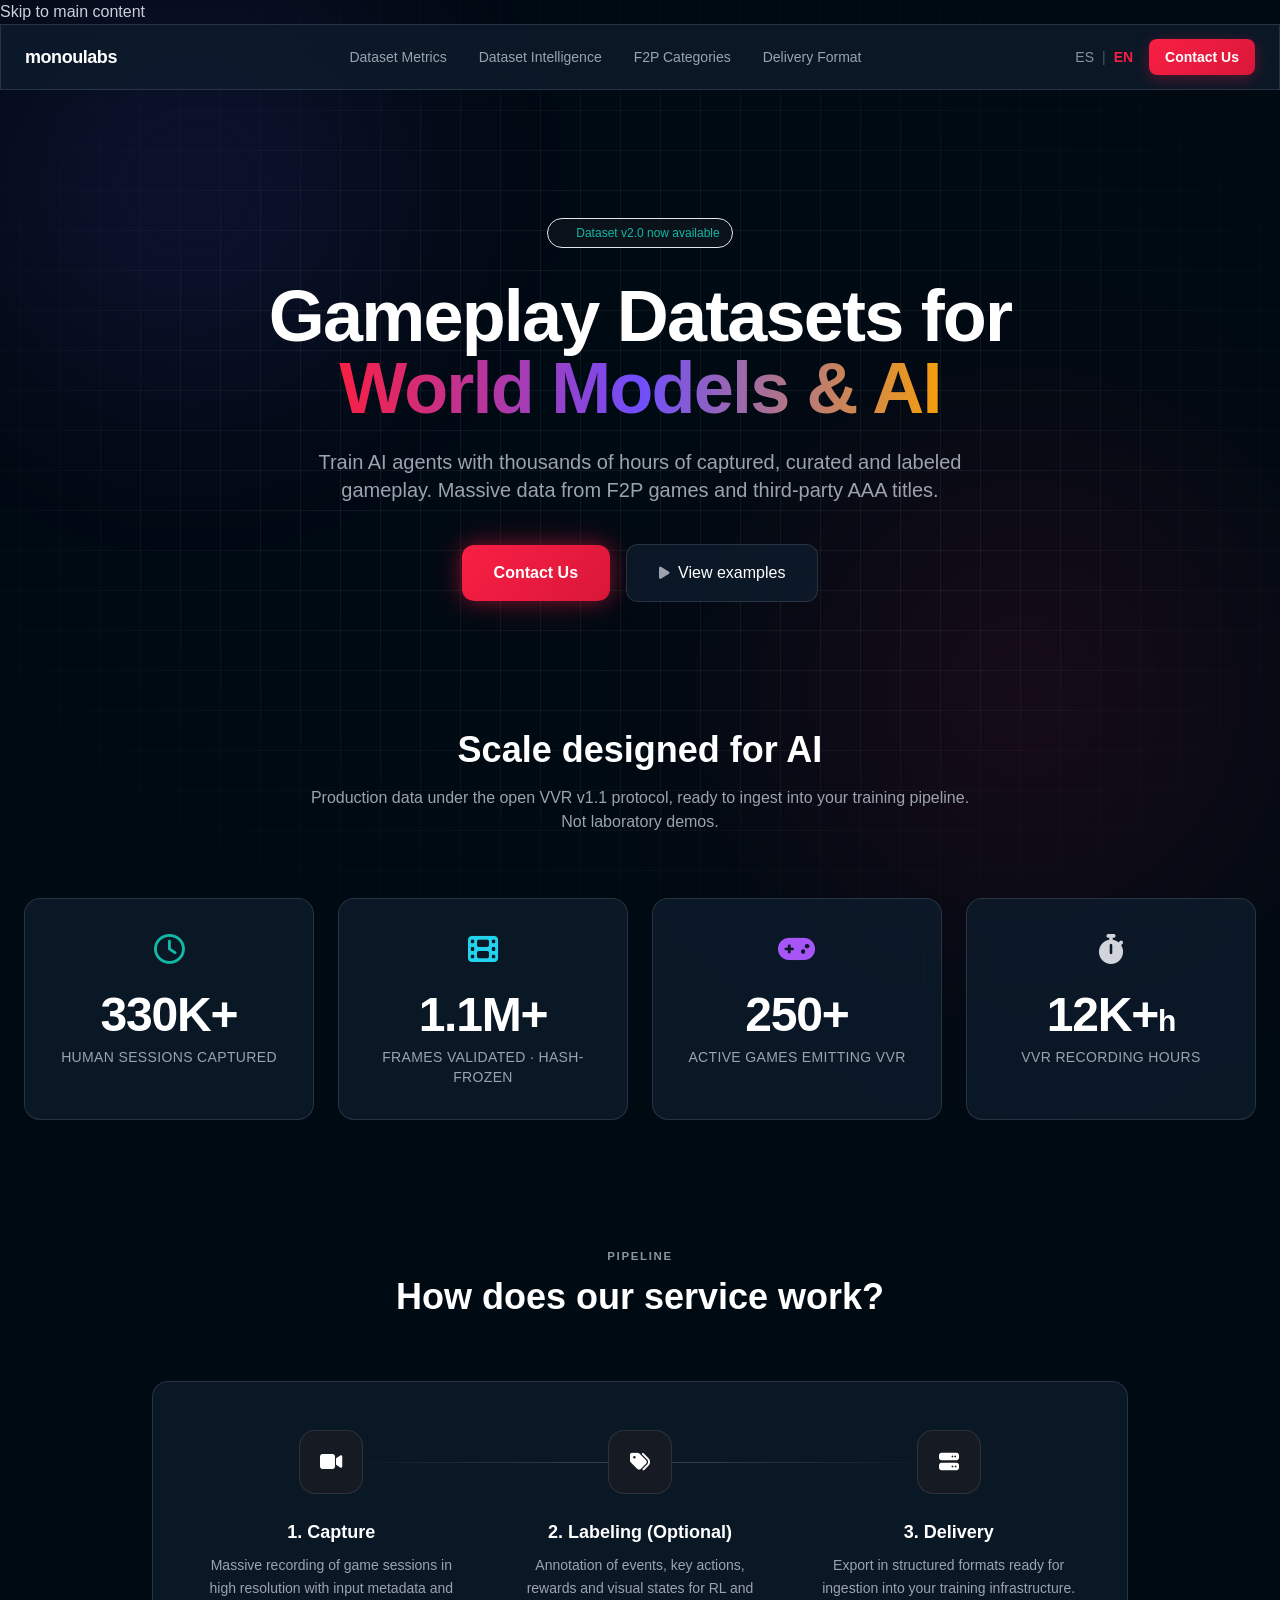
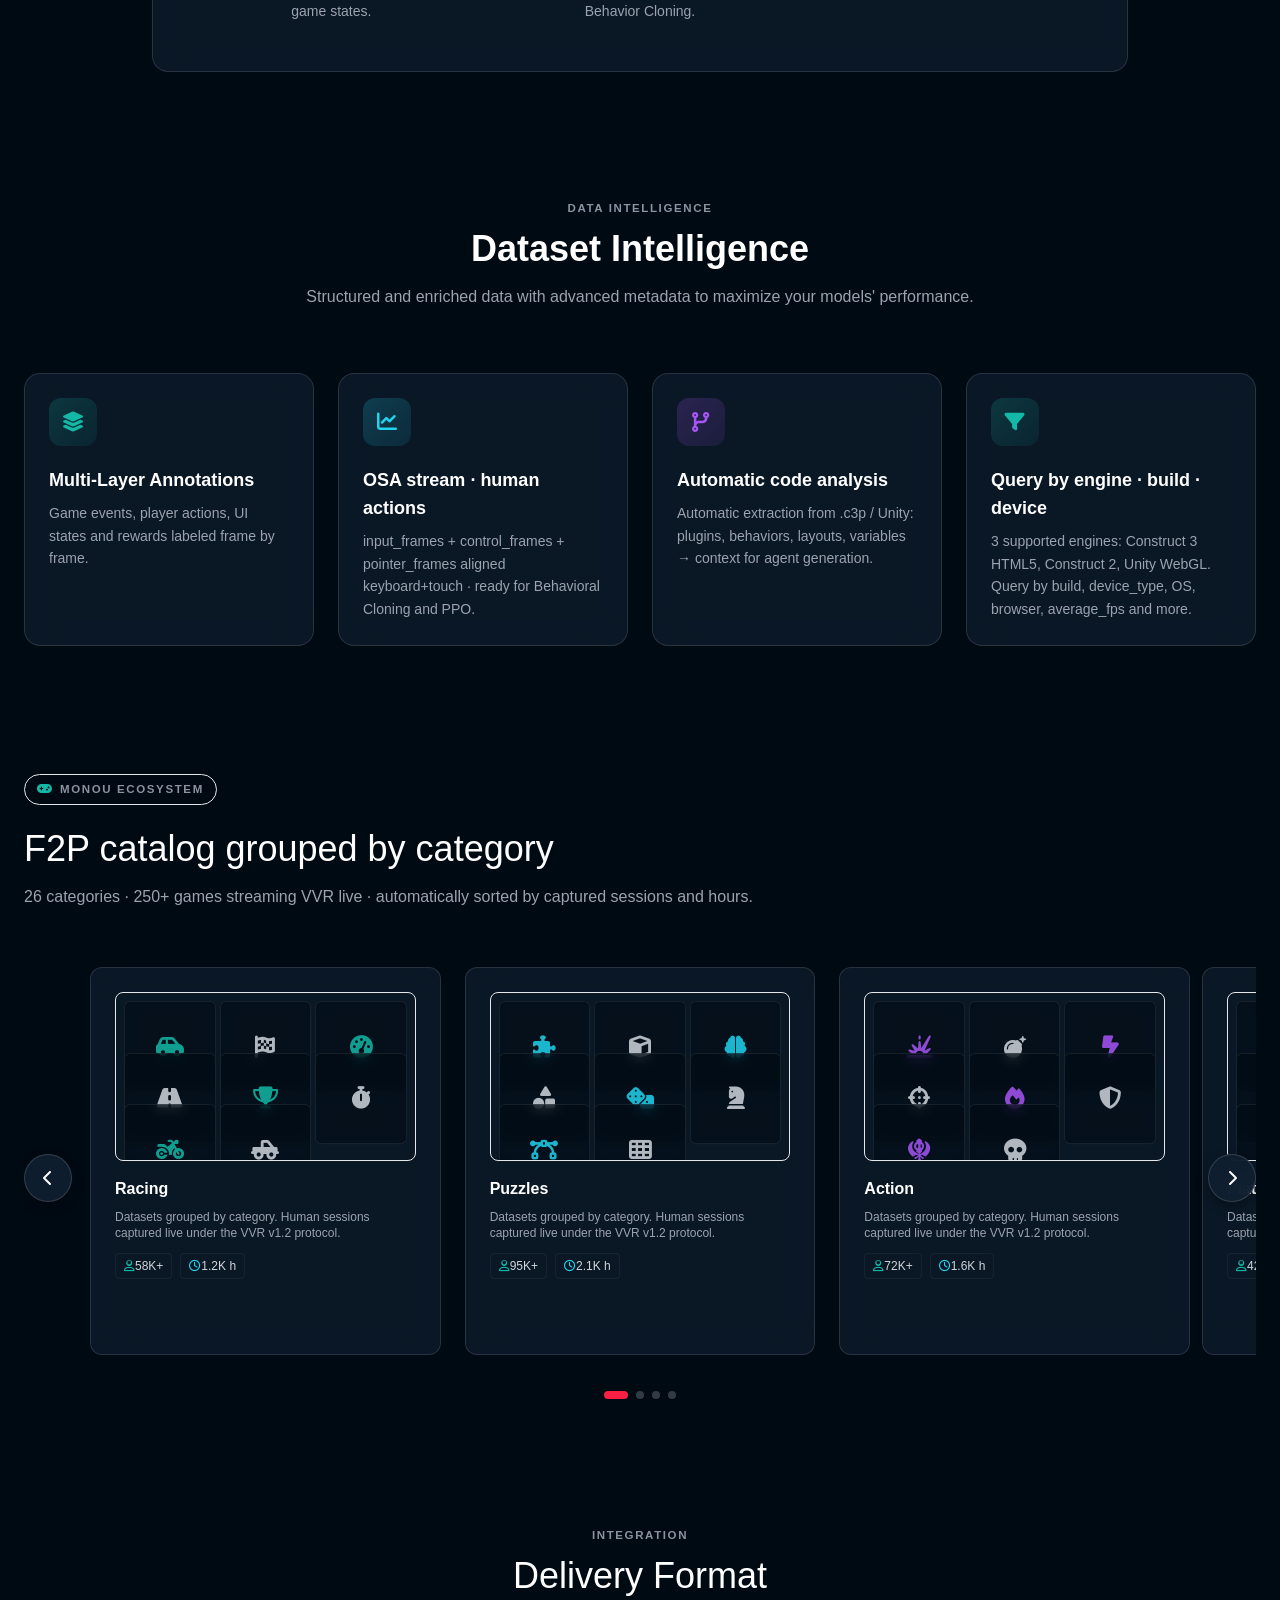
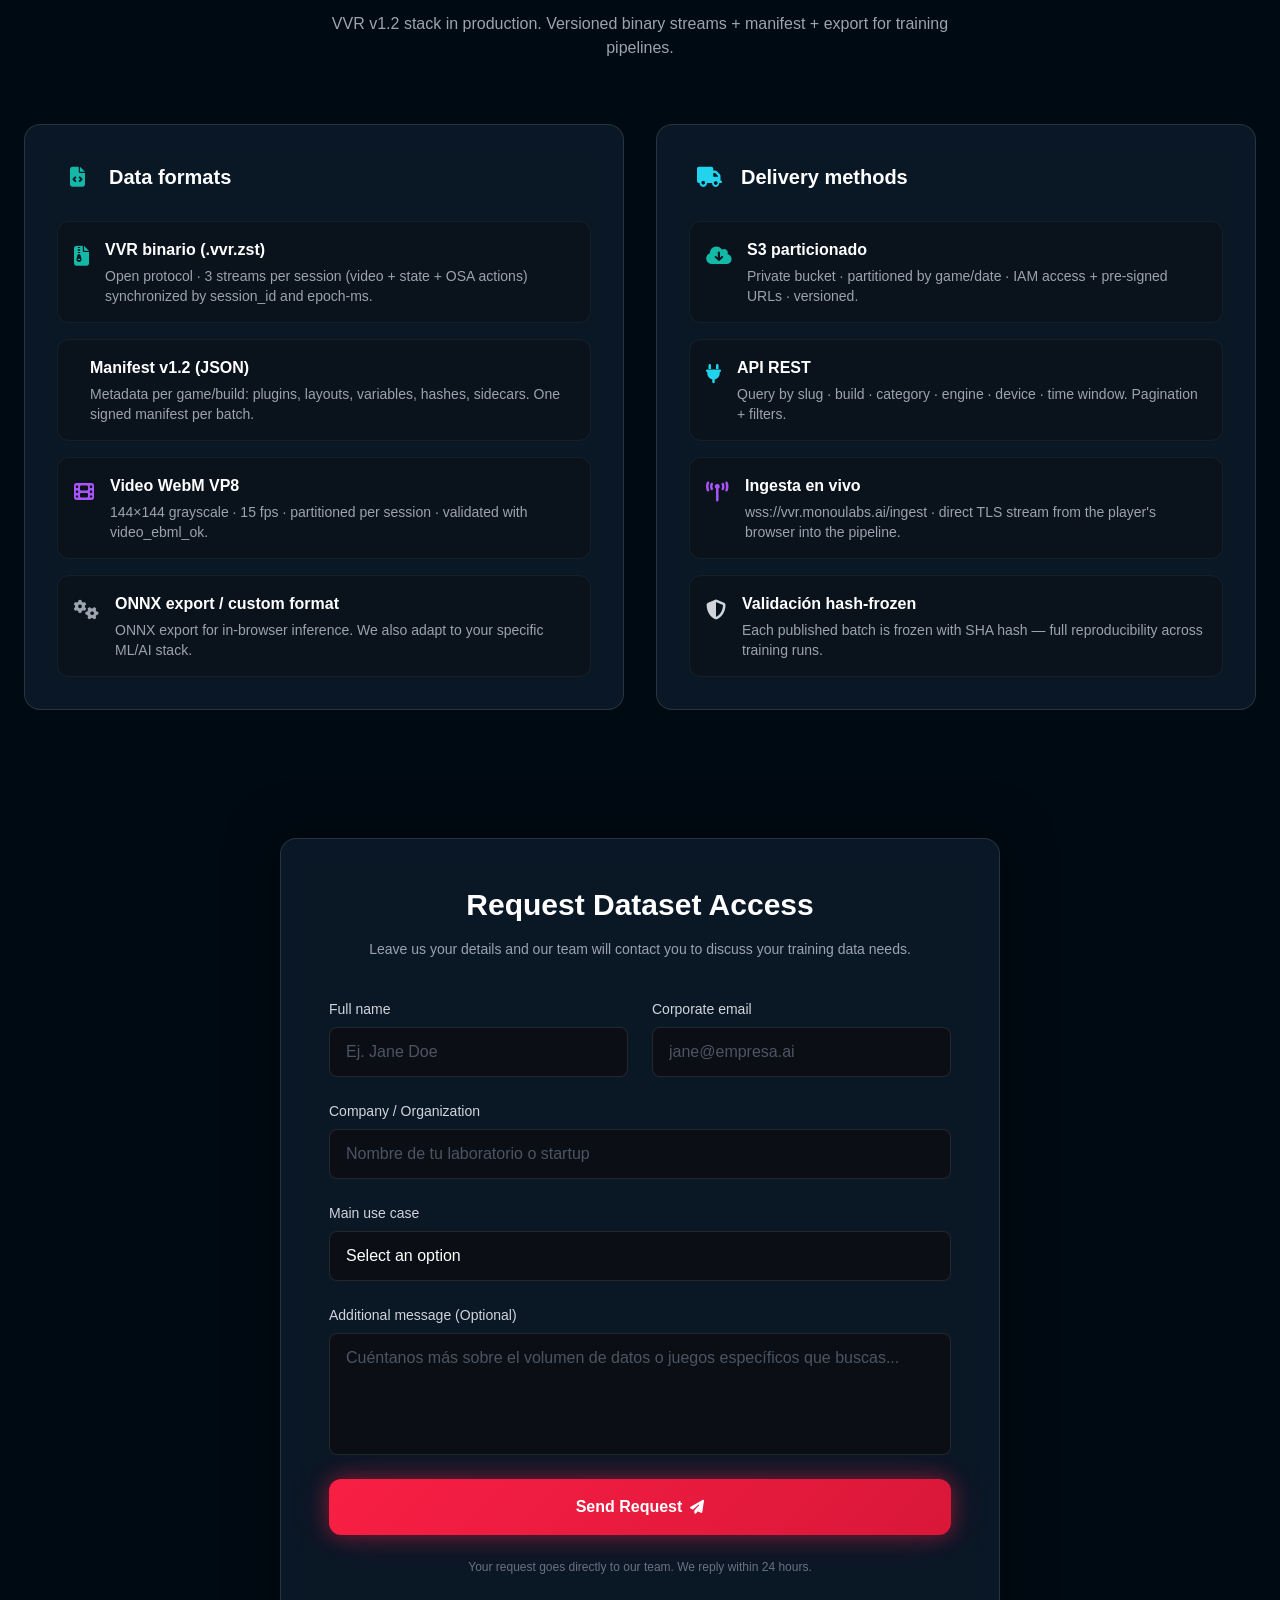
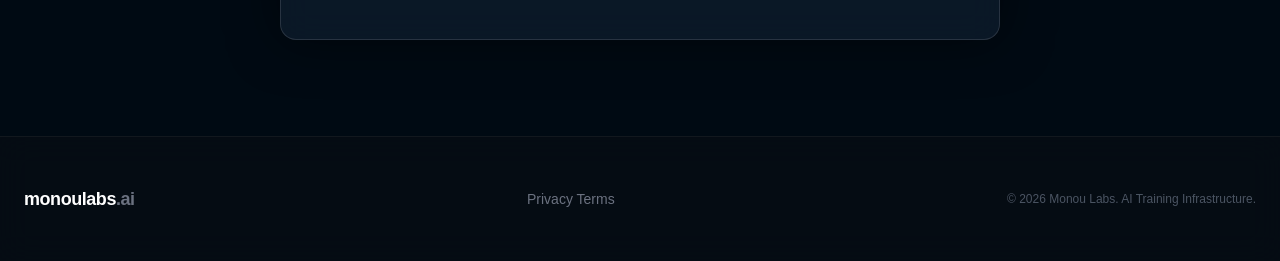
<file: index.html>
<html lang="es"><head>
    <link rel="stylesheet" href="https://cdnjs.cloudflare.com/ajax/libs/font-awesome/6.5.2/css/all.min.css" crossorigin="anonymous" referrerpolicy="no-referrer">

    <meta charset="UTF-8">
    <meta name="viewport" content="width=device-width, initial-scale=1.0">

    <!-- ═══ SEO Primary ═══ -->
    <title>Gameplay Datasets para IA y World Models | Monou Labs</title>
    <meta name="description" content="+10K horas de gameplay capturado, curado y etiquetado. Datasets para Reinforcement Learning, Behavior Cloning y World Models. Juegos F2P y AAA. Entrega vía S3 o API REST.">
    <meta name="robots" content="index, follow">
    <meta name="author" content="Monou Labs">
    <link rel="canonical" href="https://monoulabs.ai/">

    <!-- ═══ Hreflang — solo ES indexable. Toggle EN sigue activo como UX feature (data-en + JS),
         pero no se declara como URL alternativa porque sirve HTML idéntico al ES (Audit v3 Opción B). ═══ -->
    <link rel="alternate" hreflang="es" href="https://monoulabs.ai/">
    <link rel="alternate" hreflang="x-default" href="https://monoulabs.ai/">

    <!-- ═══ Open Graph (LinkedIn, Slack, Facebook) ═══ -->
    <meta property="og:type" content="website">
    <meta property="og:url" content="https://monoulabs.ai/">
    <meta property="og:title" content="Gameplay Datasets para IA y World Models | Monou Labs">
    <meta property="og:description" content="+10K horas de gameplay curado para entrenar agentes de IA. Datasets para Reinforcement Learning y Behavior Cloning con telemetría completa.">
    <meta property="og:image" content="https://monoulabs.ai/og-preview.png">
    <meta property="og:image:secure_url" content="https://monoulabs.ai/og-preview.png">
    <meta property="og:image:type" content="image/png">
    <meta property="og:image:width" content="1200">
    <meta property="og:image:height" content="630">
    <meta property="og:image:alt" content="Monou Labs — Gameplay Datasets para entrenar agentes de IA">
    <meta property="og:locale" content="es_MX">
    <meta property="og:locale:alternate" content="en_US">
    <meta property="og:site_name" content="Monou Labs">

    <!-- ═══ Twitter Card (X / algunas vistas de Slack) ═══ -->
    <meta name="twitter:card" content="summary_large_image">
    <meta name="twitter:title" content="Gameplay Datasets for AI Training | Monou Labs">
    <meta name="twitter:description" content="+10K hours of curated gameplay data for training AI agents. Datasets for RL, Behavior Cloning, World Models.">
    <meta name="twitter:image" content="https://monoulabs.ai/og-preview.png">
    <meta name="twitter:image:alt" content="Monou Labs — Gameplay Datasets para entrenar agentes de IA">
    <meta name="twitter:site" content="@monoulabs">
    <meta name="twitter:creator" content="@monoulabs">

    <!-- ═══ Performance hints — DNS-prefetch only (v2.5.1) ═══
         Antes había <link rel="preconnect"> a S3 y a api.monoulabs.ai;
         PageSpeed reportó "preconnect no usado" porque ninguno está en
         el critical path para LCP:
           - S3: las imágenes son loading="lazy" (no se piden en paint inicial).
           - API: solo se llama en submit del formulario (post-LCP).
         Mantenemos dns-prefetch (cheap, no warning) y soltamos preconnect. -->
    <!-- v3.1.2: imágenes migradas a monou-landing-images-prod (WebP + PNG fallback,
         98% reduction). dns-prefetch al bucket nuevo. -->
    <link rel="dns-prefetch" href="https://monou-landing-images-prod.s3.us-east-1.amazonaws.com">
    <link rel="dns-prefetch" href="https://api.monoulabs.ai">
    <!-- Preconnect a api.monoulabs.ai (v2.5.2 — re-agregado).
         analytics-loader.js fetcha /api/analytics-config y /api/cta-tags
         con defer; en algunas corridas de Lighthouse esos fetches caen en
         critical path y reportó 170ms de ahorro estimado de LCP.
         crossorigin="" porque fetch() cross-origin sin credentials. -->
    <link rel="preconnect" href="https://api.monoulabs.ai" crossorigin>

    <!-- ═══ Preload de fuentes críticas LCP (v2.5.1) ═══
         Inter 400 (body text), 600 (botones del hero) y 700 (H1 hero)
         están above-the-fold. Sin preload el browser los descubre solo
         tras parsear el <style> @font-face inline, encadenándolos detrás
         de tailwind.min.css (Lighthouse: critical chain ~354ms).
         Con preload arrancan en paralelo al HTML parse y no quedan en
         serie con Tailwind. -->

    <!-- ═══ Theme & mobile hints ═══ -->
    <meta name="theme-color" content="#0B0E14">
    <meta name="color-scheme" content="dark">
    <meta name="format-detection" content="telephone=no">
    <meta name="application-name" content="Monou Labs">
    <meta name="apple-mobile-web-app-title" content="Monou Labs">
    <meta name="apple-mobile-web-app-capable" content="yes">
    <meta name="mobile-web-app-capable" content="yes">
    <meta name="apple-mobile-web-app-status-bar-style" content="black-translucent">
    <meta name="referrer" content="strict-origin-when-cross-origin">

    <!-- ═══ Favicon ═══ -->
    <link rel="icon" href="data:image/svg+xml,%3Csvg xmlns='http://www.w3.org/2000/svg' viewBox='0 0 100 100'%3E%3Ctext y='.9em' font-size='90'%3E🎮%3C/text%3E%3C/svg%3E">

    <!-- ═══ Schema.org Dataset (Google Dataset Search — canal zero-competencia) ═══ -->
    <script type="application/ld+json">
    {
      "@context": "https://schema.org/",
      "@type": "Dataset",
      "name": "Gameplay Dataset for AI Training — Monou Labs",
      "alternateName": "Gameplay Datasets para Entrenamiento de IA — Monou Labs",
      "description": "10,000+ hours of gameplay captured, curated and labeled for training AI agents. Frame-by-frame annotations, input telemetry and event segmentation. Covers 50+ F2P and AAA titles.",
      "url": "https://monoulabs.ai/",
      "keywords": [
        "gameplay dataset",
        "AI training data",
        "reinforcement learning dataset",
        "behavior cloning data",
        "world model training",
        "game telemetry",
        "video game AI",
        "datos de entrenamiento IA",
        "dataset de gameplay",
        "aprendizaje por refuerzo"
      ],
      "inLanguage": ["es", "en"],
      "creator": {
        "@type": "Organization",
        "name": "Monou Labs",
        "url": "https://monoulabs.ai/",
        "email": "contacto@monoulabs.ai"
      },
      "distribution": [
        { "@type": "DataDownload", "encodingFormat": "application/json", "contentUrl": "https://monoulabs.ai/#contacto" },
        { "@type": "DataDownload", "encodingFormat": "application/x-ndjson", "contentUrl": "https://monoulabs.ai/#contacto" },
        { "@type": "DataDownload", "encodingFormat": "application/octet-stream", "contentUrl": "https://monoulabs.ai/#contacto" }
      ],
      "measurementTechnique": "Automated gameplay recording, annotation and segmentation",
      "variableMeasured": ["Player actions", "Game states", "Rewards", "Visual frames", "Input telemetry", "Match segmentation"],
      "temporalCoverage": "2024/..",
      "spatialCoverage": "Global",
      "isAccessibleForFree": false,
      "license": "https://monoulabs.ai/#data-licenses",
      "version": "2.0",
      "datePublished": "2024-01-01",
      "dateModified": "2026-05-05",
      "includedInDataCatalog": {
        "@type": "DataCatalog",
        "name": "Monou Labs Gameplay Datasets",
        "url": "https://monoulabs.ai/"
      }
    }
    </script>

    <!-- ═══ Schema.org Organization (entidad — knowledge graph) ═══ -->
    <script type="application/ld+json">
    {
      "@context": "https://schema.org",
      "@type": "Organization",
      "@id": "https://monoulabs.ai/#organization",
      "name": "Monou Labs",
      "alternateName": ["monoulabs.ai", "Monou.gg"],
      "url": "https://monoulabs.ai/",
      "logo": {
        "@type": "ImageObject",
        "url": "https://monoulabs.ai/og-preview.png",
        "width": 1200,
        "height": 630
      },
      "image": "https://monoulabs.ai/og-preview.png",
      "description": "Gameplay datasets para entrenamiento de IA — World Models, Reinforcement Learning y Behavior Cloning",
      "knowsAbout": [
        "Gameplay datasets",
        "Reinforcement Learning",
        "Behavior Cloning",
        "World Models",
        "AI training data",
        "Game telemetry"
      ],
      "sameAs": [
        "https://monoulabs.ai/"
      ],
      "contactPoint": [{
        "@type": "ContactPoint",
        "email": "contacto@monoulabs.ai",
        "contactType": "sales",
        "availableLanguage": ["Spanish", "English"],
        "areaServed": "Worldwide"
      }]
    }
    </script>

    <!-- ═══ Schema.org Service (oferta B2B — rich results) ═══ -->
    <script type="application/ld+json">
    {
      "@context": "https://schema.org",
      "@type": "Service",
      "@id": "https://monoulabs.ai/#service",
      "serviceType": "AI Training Dataset",
      "name": "Gameplay Datasets para entrenamiento de IA",
      "provider": { "@id": "https://monoulabs.ai/#organization" },
      "areaServed": "Worldwide",
      "audience": {
        "@type": "BusinessAudience",
        "audienceType": "ML Engineers, RL Researchers, AI Labs"
      },
      "description": "10K+ horas de gameplay curado y etiquetado para World Models, Reinforcement Learning y Behavior Cloning. Cobertura de 50+ juegos F2P y títulos AAA, entrega vía S3 o API REST.",
      "offers": {
        "@type": "Offer",
        "url": "https://monoulabs.ai/#contacto",
        "availability": "https://schema.org/InStock",
        "priceSpecification": {
          "@type": "PriceSpecification",
          "priceCurrency": "USD",
          "description": "Pricing on request — contact sales for custom dataset packages"
        }
      },
      "category": "Data as a Service (DaaS)",
      "termsOfService": "https://monoulabs.ai/#privacy"
    }
    </script>

    <!-- ═══ Schema.org WebSite (search action + sitelinks) ═══ -->
    <script type="application/ld+json">
    {
      "@context": "https://schema.org",
      "@type": "WebSite",
      "name": "Monou Labs",
      "url": "https://monoulabs.ai/",
      "inLanguage": ["es", "en"],
      "publisher": {
        "@type": "Organization",
        "name": "Monou Labs"
      }
    }
    </script>

    <!-- ═══ Critical CSS inline (v2.4.2 — above-the-fold, evita FOUC + render-blocking) ═══ -->
    <style>
      /* Reset mínimo + variables de marca + estado above-the-fold inicial.
         Tailwind y FA cargan async después; este bloque garantiza que el hero
         se vea correcto desde el primer paint. */
      *,*::before,*::after{box-sizing:border-box}
      html{-webkit-text-size-adjust:100%;tab-size:4}
      body{margin:0;font-family:Inter,system-ui,-apple-system,'Segoe UI',Roboto,Helvetica,Arial,sans-serif;line-height:1.5;background:#0B0E14;color:#fff;-webkit-font-smoothing:antialiased}
      img,svg{display:block;max-width:100%;height:auto}
      .min-h-screen{min-height:100vh}
      .bg-dark-900{background:#0B0E14}
      .text-white{color:#fff}
      .text-gray-400{color:#9ca3af}
      [hidden]{display:none}
    </style>

    <!-- ═══ CSS / fonts / scripts (v2.4.3) ═══ -->
    <!-- Tailwind compilado estático (25 KB) — carga SÍNCRONA porque define el
         layout (flex, grid, spacing). Cargarlo async causaba CLS masivo (0.76)
         porque el HTML se pintaba antes con clases pt-32, gap-32, etc. sin
         efecto, y al llegar Tailwind se reposicionaba todo. v2.4.2 intentó
         async; v2.4.3 revierte a sync para CLS < 0.1. -->
    <!-- ═══ Tailwind inlined (v2.5.2) ═══
         25KB raw / ~6KB Brotli. Antes era <link rel="stylesheet" href="...">
         que generaba critical chain monoulabs.ai → tailwind.min.css en
         Lighthouse. Inlinearlo elimina el round-trip completo (~140-170ms
         de LCP en mobile slow 4G). Trade-off: HTML +25KB en cada request
         vs. CSS cacheado 1 año en Cloudflare. Net positive para visitantes
         primerizos (mayoría del tráfico B2B). -->
    <style id="tailwind-inlined">*,:after,:before{--tw-border-spacing-x:0;--tw-border-spacing-y:0;--tw-translate-x:0;--tw-translate-y:0;--tw-rotate:0;--tw-skew-x:0;--tw-skew-y:0;--tw-scale-x:1;--tw-scale-y:1;--tw-pan-x: ;--tw-pan-y: ;--tw-pinch-zoom: ;--tw-scroll-snap-strictness:proximity;--tw-gradient-from-position: ;--tw-gradient-via-position: ;--tw-gradient-to-position: ;--tw-ordinal: ;--tw-slashed-zero: ;--tw-numeric-figure: ;--tw-numeric-spacing: ;--tw-numeric-fraction: ;--tw-ring-inset: ;--tw-ring-offset-width:0px;--tw-ring-offset-color:#fff;--tw-ring-color:rgba(59,130,246,.5);--tw-ring-offset-shadow:0 0 #0000;--tw-ring-shadow:0 0 #0000;--tw-shadow:0 0 #0000;--tw-shadow-colored:0 0 #0000;--tw-blur: ;--tw-brightness: ;--tw-contrast: ;--tw-grayscale: ;--tw-hue-rotate: ;--tw-invert: ;--tw-saturate: ;--tw-sepia: ;--tw-drop-shadow: ;--tw-backdrop-blur: ;--tw-backdrop-brightness: ;--tw-backdrop-contrast: ;--tw-backdrop-grayscale: ;--tw-backdrop-hue-rotate: ;--tw-backdrop-invert: ;--tw-backdrop-opacity: ;--tw-backdrop-saturate: ;--tw-backdrop-sepia: ;--tw-contain-size: ;--tw-contain-layout: ;--tw-contain-paint: ;--tw-contain-style: }::backdrop{--tw-border-spacing-x:0;--tw-border-spacing-y:0;--tw-translate-x:0;--tw-translate-y:0;--tw-rotate:0;--tw-skew-x:0;--tw-skew-y:0;--tw-scale-x:1;--tw-scale-y:1;--tw-pan-x: ;--tw-pan-y: ;--tw-pinch-zoom: ;--tw-scroll-snap-strictness:proximity;--tw-gradient-from-position: ;--tw-gradient-via-position: ;--tw-gradient-to-position: ;--tw-ordinal: ;--tw-slashed-zero: ;--tw-numeric-figure: ;--tw-numeric-spacing: ;--tw-numeric-fraction: ;--tw-ring-inset: ;--tw-ring-offset-width:0px;--tw-ring-offset-color:#fff;--tw-ring-color:rgba(59,130,246,.5);--tw-ring-offset-shadow:0 0 #0000;--tw-ring-shadow:0 0 #0000;--tw-shadow:0 0 #0000;--tw-shadow-colored:0 0 #0000;--tw-blur: ;--tw-brightness: ;--tw-contrast: ;--tw-grayscale: ;--tw-hue-rotate: ;--tw-invert: ;--tw-saturate: ;--tw-sepia: ;--tw-drop-shadow: ;--tw-backdrop-blur: ;--tw-backdrop-brightness: ;--tw-backdrop-contrast: ;--tw-backdrop-grayscale: ;--tw-backdrop-hue-rotate: ;--tw-backdrop-invert: ;--tw-backdrop-opacity: ;--tw-backdrop-saturate: ;--tw-backdrop-sepia: ;--tw-contain-size: ;--tw-contain-layout: ;--tw-contain-paint: ;--tw-contain-style: }/*! tailwindcss v3.4.17 | MIT License | https://tailwindcss.com*/*,:after,:before{box-sizing:border-box;border:0 solid #e5e7eb}:after,:before{--tw-content:""}:host,html{line-height:1.5;-webkit-text-size-adjust:100%;-moz-tab-size:4;-o-tab-size:4;tab-size:4;font-family:Inter,sans-serif;font-feature-settings:normal;font-variation-settings:normal;-webkit-tap-highlight-color:transparent}body{margin:0;line-height:inherit}hr{height:0;color:inherit;border-top-width:1px}abbr:where([title]){-webkit-text-decoration:underline dotted;text-decoration:underline dotted}h1,h2,h3,h4,h5,h6{font-size:inherit;font-weight:inherit}a{color:inherit;text-decoration:inherit}b,strong{font-weight:bolder}code,kbd,pre,samp{font-family:ui-monospace,SFMono-Regular,Menlo,Monaco,Consolas,Liberation Mono,Courier New,monospace;font-feature-settings:normal;font-variation-settings:normal;font-size:1em}small{font-size:80%}sub,sup{font-size:75%;line-height:0;position:relative;vertical-align:baseline}sub{bottom:-.25em}sup{top:-.5em}table{text-indent:0;border-color:inherit;border-collapse:collapse}button,input,optgroup,select,textarea{font-family:inherit;font-feature-settings:inherit;font-variation-settings:inherit;font-size:100%;font-weight:inherit;line-height:inherit;letter-spacing:inherit;color:inherit;margin:0;padding:0}button,select{text-transform:none}button,input:where([type=button]),input:where([type=reset]),input:where([type=submit]){-webkit-appearance:button;background-color:transparent;background-image:none}:-moz-focusring{outline:auto}:-moz-ui-invalid{box-shadow:none}progress{vertical-align:baseline}::-webkit-inner-spin-button,::-webkit-outer-spin-button{height:auto}[type=search]{-webkit-appearance:textfield;outline-offset:-2px}::-webkit-search-decoration{-webkit-appearance:none}::-webkit-file-upload-button{-webkit-appearance:button;font:inherit}summary{display:list-item}blockquote,dd,dl,figure,h1,h2,h3,h4,h5,h6,hr,p,pre{margin:0}fieldset{margin:0}fieldset,legend{padding:0}menu,ol,ul{list-style:none;margin:0;padding:0}dialog{padding:0}textarea{resize:vertical}input::-moz-placeholder,textarea::-moz-placeholder{opacity:1;color:#9ca3af}input::placeholder,textarea::placeholder{opacity:1;color:#9ca3af}[role=button],button{cursor:pointer}:disabled{cursor:default}audio,canvas,embed,iframe,img,object,svg,video{display:block;vertical-align:middle}img,video{max-width:100%;height:auto}[hidden]:where(:not([hidden=until-found])){display:none}.\!container{width:100%!important}.container{width:100%}@media (min-width:640px){.\!container{max-width:640px!important}.container{max-width:640px}}@media (min-width:768px){.\!container{max-width:768px!important}.container{max-width:768px}}@media (min-width:1024px){.\!container{max-width:1024px!important}.container{max-width:1024px}}@media (min-width:1280px){.\!container{max-width:1280px!important}.container{max-width:1280px}}@media (min-width:1536px){.\!container{max-width:1536px!important}.container{max-width:1536px}}.sr-only{position:absolute;width:1px;height:1px;padding:0;margin:-1px;overflow:hidden;clip:rect(0,0,0,0);white-space:nowrap;border-width:0}.pointer-events-none{pointer-events:none}.visible{visibility:visible}.fixed{position:fixed}.absolute{position:absolute}.relative{position:relative}.inset-0{inset:0}.left-1\/2{left:50%}.left-\[16\%\]{left:16%}.right-\[16\%\]{right:16%}.top-0{top:0}.top-8{top:2rem}.z-0{z-index:0}.z-10{z-index:10}.z-50{z-index:50}.m-0{margin:0}.-mx-6{margin-left:-1.5rem;margin-right:-1.5rem}.mx-auto{margin-left:auto;margin-right:auto}.mb-1{margin-bottom:.25rem}.mb-10{margin-bottom:2.5rem}.mb-12{margin-bottom:3rem}.mb-16{margin-bottom:4rem}.mb-2{margin-bottom:.5rem}.mb-3{margin-bottom:.75rem}.mb-4{margin-bottom:1rem}.mb-5{margin-bottom:1.25rem}.mb-6{margin-bottom:1.5rem}.mb-8{margin-bottom:2rem}.mr-2{margin-right:.5rem}.mt-1{margin-top:.25rem}.mt-3{margin-top:.75rem}.mt-4{margin-top:1rem}.mt-8{margin-top:2rem}.flex{display:flex}.inline-flex{display:inline-flex}.grid{display:grid}.hidden{display:none}.aspect-square{aspect-ratio:1/1}.aspect-video{aspect-ratio:16/9}.h-10{height:2.5rem}.h-12{height:3rem}.h-16{height:4rem}.h-2{height:.5rem}.h-24{height:6rem}.h-\[600px\]{height:600px}.h-full{height:100%}.h-px{height:1px}.min-h-screen{min-height:100vh}.w-10{width:2.5rem}.w-12{width:3rem}.w-16{width:4rem}.w-2{width:.5rem}.w-24{width:6rem}.w-64{width:16rem}.w-\[800px\]{width:800px}.w-full{width:100%}.max-w-2xl{max-width:42rem}.max-w-3xl{max-width:48rem}.max-w-4xl{max-width:56rem}.max-w-5xl{max-width:64rem}.max-w-7xl{max-width:80rem}.max-w-md{max-width:28rem}.flex-1{flex:1 1 0%}.flex-shrink-0{flex-shrink:0}.-translate-x-1\/2{--tw-translate-x:-50%}.-translate-x-1\/2,.transform{transform:translate(var(--tw-translate-x),var(--tw-translate-y)) rotate(var(--tw-rotate)) skewX(var(--tw-skew-x)) skewY(var(--tw-skew-y)) scaleX(var(--tw-scale-x)) scaleY(var(--tw-scale-y))}@keyframes pulse{50%{opacity:.5}}.animate-pulse{animation:pulse 2s cubic-bezier(.4,0,.6,1) infinite}.cursor-pointer{cursor:pointer}.resize-none{resize:none}.appearance-none{-webkit-appearance:none;-moz-appearance:none;appearance:none}.grid-cols-1{grid-template-columns:repeat(1,minmax(0,1fr))}.grid-cols-2{grid-template-columns:repeat(2,minmax(0,1fr))}.flex-col{flex-direction:column}.items-start{align-items:flex-start}.items-center{align-items:center}.justify-center{justify-content:center}.justify-between{justify-content:space-between}.gap-12{gap:3rem}.gap-2{gap:.5rem}.gap-3{gap:.75rem}.gap-32{gap:8rem}.gap-4{gap:1rem}.gap-6{gap:1.5rem}.gap-8{gap:2rem}.space-y-2>:not([hidden])~:not([hidden]){--tw-space-y-reverse:0;margin-top:calc(.5rem*(1 - var(--tw-space-y-reverse)));margin-bottom:calc(.5rem*var(--tw-space-y-reverse))}.space-y-3>:not([hidden])~:not([hidden]){--tw-space-y-reverse:0;margin-top:calc(.75rem*(1 - var(--tw-space-y-reverse)));margin-bottom:calc(.75rem*var(--tw-space-y-reverse))}.space-y-4>:not([hidden])~:not([hidden]){--tw-space-y-reverse:0;margin-top:calc(1rem*(1 - var(--tw-space-y-reverse)));margin-bottom:calc(1rem*var(--tw-space-y-reverse))}.space-y-6>:not([hidden])~:not([hidden]){--tw-space-y-reverse:0;margin-top:calc(1.5rem*(1 - var(--tw-space-y-reverse)));margin-bottom:calc(1.5rem*var(--tw-space-y-reverse))}.overflow-hidden{overflow:hidden}.overflow-x-auto{overflow-x:auto}.rounded{border-radius:.25rem}.rounded-2xl{border-radius:1rem}.rounded-full{border-radius:9999px}.rounded-lg{border-radius:.5rem}.rounded-xl{border-radius:.75rem}.border{border-width:1px}.border-b{border-bottom-width:1px}.border-t{border-top-width:1px}.border-accent-cyan\/30{border-color:rgba(34,211,238,.3)}.border-brand-500\/30{border-color:rgba(20,184,166,.3)}.border-white\/10{border-color:hsla(0,0%,100%,.1)}.border-white\/5{border-color:hsla(0,0%,100%,.05)}.bg-accent-cyan\/10{background-color:rgba(34,211,238,.1)}.bg-accent-cyan\/20{background-color:rgba(34,211,238,.2)}.bg-brand-500{--tw-bg-opacity:1;background-color:rgb(20 184 166/var(--tw-bg-opacity,1))}.bg-brand-500\/10{background-color:rgba(20,184,166,.1)}.bg-brand-500\/20{background-color:rgba(20,184,166,.2)}.bg-dark-800{--tw-bg-opacity:1;background-color:rgb(21 26 35/var(--tw-bg-opacity,1))}.bg-dark-800\/50{background-color:rgba(21,26,35,.5)}.bg-dark-900{--tw-bg-opacity:1;background-color:rgb(11 14 20/var(--tw-bg-opacity,1))}.bg-dark-900\/50{background-color:rgba(11,14,20,.5)}.bg-white{--tw-bg-opacity:1;background-color:rgb(255 255 255/var(--tw-bg-opacity,1))}.bg-gradient-to-b{background-image:linear-gradient(to bottom,var(--tw-gradient-stops))}.bg-gradient-to-br{background-image:linear-gradient(to bottom right,var(--tw-gradient-stops))}.bg-gradient-to-r{background-image:linear-gradient(to right,var(--tw-gradient-stops))}.bg-grid-pattern{background-image:linear-gradient(90deg,#1f2937 1px,transparent 0),linear-gradient(180deg,#1f2937 1px,transparent 0)}.from-accent-cyan{--tw-gradient-from:#22d3ee var(--tw-gradient-from-position);--tw-gradient-to:rgba(34,211,238,0) var(--tw-gradient-to-position);--tw-gradient-stops:var(--tw-gradient-from),var(--tw-gradient-to)}.from-accent-cyan\/20{--tw-gradient-from:rgba(34,211,238,.2) var(--tw-gradient-from-position);--tw-gradient-to:rgba(34,211,238,0) var(--tw-gradient-to-position);--tw-gradient-stops:var(--tw-gradient-from),var(--tw-gradient-to)}.from-accent-cyan\/5{--tw-gradient-from:rgba(34,211,238,.05) var(--tw-gradient-from-position);--tw-gradient-to:rgba(34,211,238,0) var(--tw-gradient-to-position);--tw-gradient-stops:var(--tw-gradient-from),var(--tw-gradient-to)}.from-accent-purple\/20{--tw-gradient-from:rgba(168,85,247,.2) var(--tw-gradient-from-position);--tw-gradient-to:rgba(168,85,247,0) var(--tw-gradient-to-position);--tw-gradient-stops:var(--tw-gradient-from),var(--tw-gradient-to)}.from-accent-purple\/5{--tw-gradient-from:rgba(168,85,247,.05) var(--tw-gradient-from-position);--tw-gradient-to:rgba(168,85,247,0) var(--tw-gradient-to-position);--tw-gradient-stops:var(--tw-gradient-from),var(--tw-gradient-to)}.from-blue-500\/20{--tw-gradient-from:rgba(59,130,246,.2) var(--tw-gradient-from-position);--tw-gradient-to:rgba(59,130,246,0) var(--tw-gradient-to-position);--tw-gradient-stops:var(--tw-gradient-from),var(--tw-gradient-to)}.from-brand-400{--tw-gradient-from:#2dd4bf var(--tw-gradient-from-position);--tw-gradient-to:rgba(45,212,191,0) var(--tw-gradient-to-position);--tw-gradient-stops:var(--tw-gradient-from),var(--tw-gradient-to)}.from-brand-500{--tw-gradient-from:#14b8a6 var(--tw-gradient-from-position);--tw-gradient-to:rgba(20,184,166,0) var(--tw-gradient-to-position);--tw-gradient-stops:var(--tw-gradient-from),var(--tw-gradient-to)}.from-brand-500\/20{--tw-gradient-from:rgba(20,184,166,.2) var(--tw-gradient-from-position);--tw-gradient-to:rgba(20,184,166,0) var(--tw-gradient-to-position);--tw-gradient-stops:var(--tw-gradient-from),var(--tw-gradient-to)}.from-brand-500\/5{--tw-gradient-from:rgba(20,184,166,.05) var(--tw-gradient-from-position);--tw-gradient-to:rgba(20,184,166,0) var(--tw-gradient-to-position);--tw-gradient-stops:var(--tw-gradient-from),var(--tw-gradient-to)}.from-green-500\/20{--tw-gradient-from:rgba(34,197,94,.2) var(--tw-gradient-from-position);--tw-gradient-to:rgba(34,197,94,0) var(--tw-gradient-to-position);--tw-gradient-stops:var(--tw-gradient-from),var(--tw-gradient-to)}.from-orange-500\/20{--tw-gradient-from:rgba(249,115,22,.2) var(--tw-gradient-from-position);--tw-gradient-to:rgba(249,115,22,0) var(--tw-gradient-to-position);--tw-gradient-stops:var(--tw-gradient-from),var(--tw-gradient-to)}.from-pink-500\/20{--tw-gradient-from:rgba(236,72,153,.2) var(--tw-gradient-from-position);--tw-gradient-to:rgba(236,72,153,0) var(--tw-gradient-to-position);--tw-gradient-stops:var(--tw-gradient-from),var(--tw-gradient-to)}.from-purple-500\/20{--tw-gradient-from:rgba(168,85,247,.2) var(--tw-gradient-from-position);--tw-gradient-to:rgba(168,85,247,0) var(--tw-gradient-to-position);--tw-gradient-stops:var(--tw-gradient-from),var(--tw-gradient-to)}.from-red-500\/20{--tw-gradient-from:rgba(239,68,68,.2) var(--tw-gradient-from-position);--tw-gradient-to:rgba(239,68,68,0) var(--tw-gradient-to-position);--tw-gradient-stops:var(--tw-gradient-from),var(--tw-gradient-to)}.from-transparent{--tw-gradient-from:transparent var(--tw-gradient-from-position);--tw-gradient-to:transparent var(--tw-gradient-to-position);--tw-gradient-stops:var(--tw-gradient-from),var(--tw-gradient-to)}.from-yellow-500\/20{--tw-gradient-from:rgba(234,179,8,.2) var(--tw-gradient-from-position);--tw-gradient-to:rgba(234,179,8,0) var(--tw-gradient-to-position);--tw-gradient-stops:var(--tw-gradient-from),var(--tw-gradient-to)}.via-brand-400{--tw-gradient-to:rgba(45,212,191,0) var(--tw-gradient-to-position);--tw-gradient-stops:var(--tw-gradient-from),#2dd4bf var(--tw-gradient-via-position),var(--tw-gradient-to)}.via-white\/20{--tw-gradient-to:hsla(0,0%,100%,0) var(--tw-gradient-to-position);--tw-gradient-stops:var(--tw-gradient-from),hsla(0,0%,100%,.2) var(--tw-gradient-via-position),var(--tw-gradient-to)}.to-accent-cyan{--tw-gradient-to:#22d3ee var(--tw-gradient-to-position)}.to-accent-cyan\/10{--tw-gradient-to:rgba(34,211,238,.1) var(--tw-gradient-to-position)}.to-accent-cyan\/20{--tw-gradient-to:rgba(34,211,238,.2) var(--tw-gradient-to-position)}.to-accent-purple{--tw-gradient-to:#a855f7 var(--tw-gradient-to-position)}.to-accent-purple\/10{--tw-gradient-to:rgba(168,85,247,.1) var(--tw-gradient-to-position)}.to-brand-500{--tw-gradient-to:#14b8a6 var(--tw-gradient-to-position)}.to-brand-600\/10{--tw-gradient-to:rgba(13,148,136,.1) var(--tw-gradient-to-position)}.to-dark-800{--tw-gradient-to:#151a23 var(--tw-gradient-to-position)}.to-transparent{--tw-gradient-to:transparent var(--tw-gradient-to-position)}.bg-clip-text{-webkit-background-clip:text;background-clip:text}.object-cover{-o-object-fit:cover;object-fit:cover}.p-0{padding:0}.p-12{padding:3rem}.p-4{padding:1rem}.p-6{padding:1.5rem}.p-8{padding:2rem}.px-2{padding-left:.5rem;padding-right:.5rem}.px-3{padding-left:.75rem;padding-right:.75rem}.px-4{padding-left:1rem;padding-right:1rem}.px-6{padding-left:1.5rem;padding-right:1.5rem}.px-8{padding-left:2rem;padding-right:2rem}.py-1{padding-top:.25rem;padding-bottom:.25rem}.py-1\.5{padding-top:.375rem;padding-bottom:.375rem}.py-12{padding-top:3rem;padding-bottom:3rem}.py-2{padding-top:.5rem;padding-bottom:.5rem}.py-3{padding-top:.75rem;padding-bottom:.75rem}.py-4{padding-top:1rem;padding-bottom:1rem}.pb-24{padding-bottom:6rem}.pb-4{padding-bottom:1rem}.pt-32{padding-top:8rem}.text-center{text-align:center}.text-2xl{font-size:1.5rem;line-height:2rem}.text-3xl{font-size:1.875rem;line-height:2.25rem}.text-4xl{font-size:2.25rem;line-height:2.5rem}.text-5xl{font-size:3rem;line-height:1}.text-base{font-size:1rem;line-height:1.5rem}.text-lg{font-size:1.125rem;line-height:1.75rem}.text-sm{font-size:.875rem;line-height:1.25rem}.text-xl{font-size:1.25rem;line-height:1.75rem}.text-xs{font-size:.75rem;line-height:1rem}.font-bold{font-weight:700}.font-extrabold{font-weight:800}.font-medium{font-weight:500}.font-semibold{font-weight:600}.uppercase{text-transform:uppercase}.leading-\[1\.1\]{line-height:1.1}.leading-relaxed{line-height:1.625}.tracking-tight{letter-spacing:-.025em}.tracking-wide{letter-spacing:.025em}.tracking-widest{letter-spacing:.1em}.text-secondary{--tw-text-opacity:1;color:rgb(34 211 238/var(--tw-text-opacity,1))}.text-tertiary{--tw-text-opacity:1;color:rgb(168 85 247/var(--tw-text-opacity,1))}.text-blue-400{--tw-text-opacity:1;color:rgb(96 165 250/var(--tw-text-opacity,1))}.text-primary{--tw-text-opacity:1;color:rgb(45 212 191/var(--tw-text-opacity,1))}.text-primary{--tw-text-opacity:1;color:rgb(20 184 166/var(--tw-text-opacity,1))}.text-dark-900{--tw-text-opacity:1;color:rgb(11 14 20/var(--tw-text-opacity,1))}.text-gray-300{--tw-text-opacity:1;color:rgb(209 213 219/var(--tw-text-opacity,1))}.text-gray-400{--tw-text-opacity:1;color:rgb(156 163 175/var(--tw-text-opacity,1))}.text-gray-500{--tw-text-opacity:1;color:rgb(107 114 128/var(--tw-text-opacity,1))}.text-gray-600{--tw-text-opacity:1;color:rgb(75 85 99/var(--tw-text-opacity,1))}.text-green-400{--tw-text-opacity:1;color:rgb(74 222 128/var(--tw-text-opacity,1))}.text-orange-400{--tw-text-opacity:1;color:rgb(251 146 60/var(--tw-text-opacity,1))}.text-pink-400{--tw-text-opacity:1;color:rgb(244 114 182/var(--tw-text-opacity,1))}.text-transparent{color:transparent}.text-white{--tw-text-opacity:1;color:rgb(255 255 255/var(--tw-text-opacity,1))}.antialiased{-webkit-font-smoothing:antialiased;-moz-osx-font-smoothing:grayscale}.placeholder-gray-600::-moz-placeholder{--tw-placeholder-opacity:1;color:rgb(75 85 99/var(--tw-placeholder-opacity,1))}.placeholder-gray-600::placeholder{--tw-placeholder-opacity:1;color:rgb(75 85 99/var(--tw-placeholder-opacity,1))}.opacity-0{opacity:0}.shadow-\[0_0_30px_rgba\(168\2c 85\2c 247\2c 0\.1\)\]{--tw-shadow:0 0 30px rgba(168,85,247,.1);--tw-shadow-colored:0 0 30px var(--tw-shadow-color);box-shadow:var(--tw-ring-offset-shadow,0 0 #0000),var(--tw-ring-shadow,0 0 #0000),var(--tw-shadow)}.shadow-\[0_0_30px_rgba\(20\2c 184\2c 166\2c 0\.1\)\]{--tw-shadow:0 0 30px rgba(20,184,166,.1);--tw-shadow-colored:0 0 30px var(--tw-shadow-color);box-shadow:var(--tw-ring-offset-shadow,0 0 #0000),var(--tw-ring-shadow,0 0 #0000),var(--tw-shadow)}.shadow-\[0_0_30px_rgba\(34\2c 211\2c 238\2c 0\.1\)\]{--tw-shadow:0 0 30px rgba(34,211,238,.1);--tw-shadow-colored:0 0 30px var(--tw-shadow-color);box-shadow:var(--tw-ring-offset-shadow,0 0 #0000),var(--tw-ring-shadow,0 0 #0000),var(--tw-shadow)}.shadow-\[0_0_50px_rgba\(0\2c 0\2c 0\2c 0\.5\)\]{--tw-shadow:0 0 50px rgba(0,0,0,.5);--tw-shadow-colored:0 0 50px var(--tw-shadow-color);box-shadow:var(--tw-ring-offset-shadow,0 0 #0000),var(--tw-ring-shadow,0 0 #0000),var(--tw-shadow)}.outline{outline-style:solid}.blur{--tw-blur:blur(8px)}.blur,.blur-\[120px\]{filter:var(--tw-blur) var(--tw-brightness) var(--tw-contrast) var(--tw-grayscale) var(--tw-hue-rotate) var(--tw-invert) var(--tw-saturate) var(--tw-sepia) var(--tw-drop-shadow)}.blur-\[120px\]{--tw-blur:blur(120px)}.backdrop-blur-lg{--tw-backdrop-blur:blur(16px)}.backdrop-blur-lg,.backdrop-blur-md{-webkit-backdrop-filter:var(--tw-backdrop-blur) var(--tw-backdrop-brightness) var(--tw-backdrop-contrast) var(--tw-backdrop-grayscale) var(--tw-backdrop-hue-rotate) var(--tw-backdrop-invert) var(--tw-backdrop-opacity) var(--tw-backdrop-saturate) var(--tw-backdrop-sepia);backdrop-filter:var(--tw-backdrop-blur) var(--tw-backdrop-brightness) var(--tw-backdrop-contrast) var(--tw-backdrop-grayscale) var(--tw-backdrop-hue-rotate) var(--tw-backdrop-invert) var(--tw-backdrop-opacity) var(--tw-backdrop-saturate) var(--tw-backdrop-sepia)}.backdrop-blur-md{--tw-backdrop-blur:blur(12px)}.backdrop-filter{-webkit-backdrop-filter:var(--tw-backdrop-blur) var(--tw-backdrop-brightness) var(--tw-backdrop-contrast) var(--tw-backdrop-grayscale) var(--tw-backdrop-hue-rotate) var(--tw-backdrop-invert) var(--tw-backdrop-opacity) var(--tw-backdrop-saturate) var(--tw-backdrop-sepia);backdrop-filter:var(--tw-backdrop-blur) var(--tw-backdrop-brightness) var(--tw-backdrop-contrast) var(--tw-backdrop-grayscale) var(--tw-backdrop-hue-rotate) var(--tw-backdrop-invert) var(--tw-backdrop-opacity) var(--tw-backdrop-saturate) var(--tw-backdrop-sepia)}.transition{transition-property:color,background-color,border-color,text-decoration-color,fill,stroke,opacity,box-shadow,transform,filter,-webkit-backdrop-filter;transition-property:color,background-color,border-color,text-decoration-color,fill,stroke,opacity,box-shadow,transform,filter,backdrop-filter;transition-property:color,background-color,border-color,text-decoration-color,fill,stroke,opacity,box-shadow,transform,filter,backdrop-filter,-webkit-backdrop-filter;transition-timing-function:cubic-bezier(.4,0,.2,1);transition-duration:.15s}.transition-all{transition-property:all;transition-timing-function:cubic-bezier(.4,0,.2,1);transition-duration:.15s}.transition-colors{transition-property:color,background-color,border-color,text-decoration-color,fill,stroke;transition-timing-function:cubic-bezier(.4,0,.2,1);transition-duration:.15s}.transition-opacity{transition-property:opacity;transition-timing-function:cubic-bezier(.4,0,.2,1);transition-duration:.15s}.transition-transform{transition-property:transform;transition-timing-function:cubic-bezier(.4,0,.2,1);transition-duration:.15s}.duration-300{transition-duration:.3s}.selection\:bg-brand-500\/30 ::-moz-selection{background-color:rgba(20,184,166,.3)}.selection\:bg-brand-500\/30 ::selection{background-color:rgba(20,184,166,.3)}.selection\:text-white ::-moz-selection{--tw-text-opacity:1;color:rgb(255 255 255/var(--tw-text-opacity,1))}.selection\:text-white ::selection{--tw-text-opacity:1;color:rgb(255 255 255/var(--tw-text-opacity,1))}.selection\:bg-brand-500\/30::-moz-selection{background-color:rgba(20,184,166,.3)}.selection\:bg-brand-500\/30::selection{background-color:rgba(20,184,166,.3)}.selection\:text-white::-moz-selection{--tw-text-opacity:1;color:rgb(255 255 255/var(--tw-text-opacity,1))}.selection\:text-white::selection{--tw-text-opacity:1;color:rgb(255 255 255/var(--tw-text-opacity,1))}.hover\:border-accent-cyan\/30:hover{border-color:rgba(34,211,238,.3)}.hover\:border-accent-purple\/30:hover{border-color:rgba(168,85,247,.3)}.hover\:border-brand-500\/30:hover{border-color:rgba(20,184,166,.3)}.hover\:bg-dark-800:hover{--tw-bg-opacity:1;background-color:rgb(21 26 35/var(--tw-bg-opacity,1))}.hover\:bg-gray-100:hover{--tw-bg-opacity:1;background-color:rgb(243 244 246/var(--tw-bg-opacity,1))}.hover\:from-brand-600:hover{--tw-gradient-from:#0d9488 var(--tw-gradient-from-position);--tw-gradient-to:rgba(13,148,136,0) var(--tw-gradient-to-position);--tw-gradient-stops:var(--tw-gradient-from),var(--tw-gradient-to)}.hover\:to-accent-cyan\/90:hover{--tw-gradient-to:rgba(34,211,238,.9) var(--tw-gradient-to-position)}.hover\:text-white:hover{--tw-text-opacity:1;color:rgb(255 255 255/var(--tw-text-opacity,1))}.focus\:border-brand-500:focus{--tw-border-opacity:1;border-color:rgb(20 184 166/var(--tw-border-opacity,1))}.focus\:outline-none:focus{outline:2px solid transparent;outline-offset:2px}.focus\:ring-1:focus{--tw-ring-offset-shadow:var(--tw-ring-inset) 0 0 0 var(--tw-ring-offset-width) var(--tw-ring-offset-color);--tw-ring-shadow:var(--tw-ring-inset) 0 0 0 calc(1px + var(--tw-ring-offset-width)) var(--tw-ring-color);box-shadow:var(--tw-ring-offset-shadow),var(--tw-ring-shadow),var(--tw-shadow,0 0 #0000)}.focus\:ring-brand-500:focus{--tw-ring-opacity:1;--tw-ring-color:rgb(20 184 166/var(--tw-ring-opacity,1))}.group:hover .group-hover\:scale-110{--tw-scale-x:1.1;--tw-scale-y:1.1;transform:translate(var(--tw-translate-x),var(--tw-translate-y)) rotate(var(--tw-rotate)) skewX(var(--tw-skew-x)) skewY(var(--tw-skew-y)) scaleX(var(--tw-scale-x)) scaleY(var(--tw-scale-y))}.group:hover .group-hover\:text-white{--tw-text-opacity:1;color:rgb(255 255 255/var(--tw-text-opacity,1))}.group:hover .group-hover\:opacity-100{opacity:1}.group:hover .group-hover\:shadow-\[0_0_30px_rgba\(20\2c 184\2c 166\2c 0\.3\)\]{--tw-shadow:0 0 30px rgba(20,184,166,.3);--tw-shadow-colored:0 0 30px var(--tw-shadow-color);box-shadow:var(--tw-ring-offset-shadow,0 0 #0000),var(--tw-ring-shadow,0 0 #0000),var(--tw-shadow)}@media (min-width:640px){.sm\:w-auto{width:auto}.sm\:flex-row{flex-direction:row}}@media (min-width:768px){.md\:block{display:block}.md\:flex{display:flex}.md\:hidden{display:none}.md\:grid-cols-2{grid-template-columns:repeat(2,minmax(0,1fr))}.md\:grid-cols-3{grid-template-columns:repeat(3,minmax(0,1fr))}.md\:grid-cols-4{grid-template-columns:repeat(4,minmax(0,1fr))}.md\:flex-row{flex-direction:row}.md\:p-12{padding:3rem}.md\:text-4xl{font-size:2.25rem;line-height:2.5rem}.md\:text-7xl{font-size:4.5rem;line-height:1}.md\:text-xl{font-size:1.25rem;line-height:1.75rem}}@media (min-width:1024px){.lg\:grid-cols-2{grid-template-columns:repeat(2,minmax(0,1fr))}.lg\:grid-cols-3{grid-template-columns:repeat(3,minmax(0,1fr))}.lg\:grid-cols-4{grid-template-columns:repeat(4,minmax(0,1fr))}.lg\:grid-cols-5{grid-template-columns:repeat(5,minmax(0,1fr))}}</style>
    <!-- FontAwesome subset (16 KB) — async OK porque los iconos no son
         layout-critical (parpadean brevemente en cuadritos hasta que carga,
         pero no reposicionan otros elementos). -->
    <!-- Preload solo de fa-regular-400 (24 KB, usado en iconos above-the-fold).
         fa-solid-900 (156 KB) NO se preloadea porque no está en el LCP path
         y bloquea la red para los Inter fonts críticos (v3.1.1 patch). -->

    <!-- ═══ Inter font self-hosted (v2.4.2 — eliminamos fonts.googleapis.com 750ms) ═══ -->
    <!-- @font-face local con font-display:swap y unicode-range latin para reducir peso.
         Si los woff2 aún no están en assets/fonts/, ver instrucciones en
         README.md sección "Self-host Inter font". -->
    <style>
      
      
      
    </style>
    <!-- v2.1.5: la config de Tailwind ya está compilada estáticamente en assets/css/tailwind.min.css.
         Este bloque solo aplica si alguien re-introduce el CDN de Tailwind (dev) — guard contra ReferenceError. -->
    
    <style>
      :root { color-scheme: dark; }
      body {
        margin:0; padding:0;
        background-color:#000a13;
        color:#ffffff;
        font-family:'Poppins',sans-serif;
        overflow-x:hidden;
      }
      h1, h2, h3, h4, .font-display, .kpi-number { font-family:'Rubik', sans-serif; }

      /* v7.3 — grid más visible pero sutil, tinte blanco cálido + tenue acento rojo */
      .grid-bg {
        background-image:
          linear-gradient(to right, rgba(255,255,255,0.055) 1px, transparent 1px),
          linear-gradient(to bottom, rgba(255,255,255,0.055) 1px, transparent 1px);
        background-size:40px 40px;
        background-position:center center;
        opacity:1;
        mask-image:radial-gradient(ellipse at center, black 40%, transparent 90%);
        -webkit-mask-image:radial-gradient(ellipse at center, black 40%, transparent 90%);
      }
      .glass-card {
        background:rgba(15,31,48,0.7);
        backdrop-filter:blur(16px);
        -webkit-backdrop-filter:blur(16px);
        border:1.5px solid rgba(255,255,255,0.12);
      }
      .bg-orb-1,.bg-orb-2 {
        position:fixed; border-radius:50%; filter:blur(60px);
        z-index:0; pointer-events:none;
      }
      .bg-orb-1 {
        top:-15%; left:-10%; width:50vw; height:50vw;
        background:radial-gradient(circle, rgba(112,78,252,.14) 0%, rgba(0,10,19,0) 70%);
      }
      .bg-orb-2 {
        bottom:-20%; right:-10%; width:60vw; height:60vw;
        background:radial-gradient(circle, rgba(249,31,68,.1) 0%, rgba(0,10,19,0) 70%);
      }
      .btn-monou-primary {
        background:linear-gradient(135deg, #F91F44 0%, #d91739 100%);
        box-shadow:0 4px 16px rgba(249,31,68,.3);
        color:#fff; font-weight:700;
        transition:all .3s cubic-bezier(.4,0,.2,1);
      }
      .btn-monou-primary:hover {
        box-shadow:0 6px 24px rgba(249,31,68,.55), 0 0 20px rgba(249,31,68,.3);
        transform:translateY(-2px);
      }
      .glow-red    { box-shadow:0 0 20px rgba(249,31,68,.4), 0 0 40px rgba(249,31,68,.2); }
      .glow-violet { box-shadow:0 0 20px rgba(112,78,252,.4), 0 0 40px rgba(112,78,252,.2); }
      .glow-amber  { box-shadow:0 0 20px rgba(245,158,11,.4), 0 0 40px rgba(245,158,11,.2); }
      .hover-lift { transition:all .3s cubic-bezier(.4,0,.2,1); }
      .hover-lift:hover { transform:translateY(-4px); box-shadow:0 12px 40px rgba(0,0,0,.55); }

      .kpi-card { position:relative; overflow:hidden; }
      .kpi-card::before {
        content:''; position:absolute; top:0; left:0; width:100%; height:3px;
        background:linear-gradient(90deg, transparent, rgba(249,31,68,.6), transparent);
      }
      .kpi-card.violet::before { background:linear-gradient(90deg, transparent, rgba(112,78,252,.7), transparent); }
      .kpi-card.amber::before  { background:linear-gradient(90deg, transparent, rgba(245,158,11,.7), transparent); }

      .eyebrow {
        font-family:'Rubik',sans-serif;
        font-size:.72rem; font-weight:700;
        letter-spacing:.14em; text-transform:uppercase;
        color:#8b92a0;
      }
      @keyframes pulseDot { 0%,100%{opacity:1;transform:scale(1)} 50%{opacity:.5;transform:scale(1.3)} }
      .pulse-dot { animation:pulseDot 1.6s ease-in-out infinite; }

      @keyframes gradientShift { 0%,100%{background-position:0% 50%} 50%{background-position:100% 50%} }
      .text-gradient-monou {
        background:linear-gradient(135deg, #F91F44 0%, #704EFC 50%, #F59E0B 100%);
        background-size:200% 200%;
        -webkit-background-clip:text; background-clip:text;
        color:transparent;
        animation:gradientShift 6s ease-in-out infinite;
      }

      ::-webkit-scrollbar { display:none; }
      html { scroll-behavior:smooth; }

      .carousel-container { position:relative; overflow:hidden; padding:0 60px; }
      .carousel-track { display:flex; transition:transform .5s ease-in-out; }
      .carousel-item { min-width:100%; }
      .carousel-btn {
        position:absolute; top:50%; transform:translateY(-50%); z-index:20;
        background:rgba(15,31,48,.95);
        backdrop-filter:blur(12px);
        border:1.5px solid rgba(255,255,255,.15);
        width:48px; height:48px; border-radius:50%;
        display:flex; align-items:center; justify-content:center;
        cursor:pointer; transition:all .3s;
        box-shadow:0 4px 12px rgba(0,0,0,.3);
      }
      .carousel-btn:hover {
        background:rgba(249,31,68,.2);
        border-color:rgba(249,31,68,.6);
        box-shadow:0 0 20px rgba(249,31,68,.3);
      }
      .carousel-btn.prev { left:0; }
      .carousel-btn.next { right:0; }
      .carousel-indicators { display:flex; gap:8px; justify-content:center; margin-top:16px; }
      .carousel-indicator {
        width:8px; height:8px; border-radius:50%;
        background:rgba(255,255,255,.2);
        cursor:pointer; transition:all .3s;
      }
      .carousel-indicator.active { background:#F91F44; width:24px; border-radius:4px; }

      .lang-switcher { cursor:pointer; user-select:none; }
      .lang-option { transition:all .3s; }
      .lang-option.active   { color:#F91F44; font-weight:700; }
      .lang-option.inactive { color:#8b92a0; }
    
      /* v7-fix overlap: carousel y cards con stacking context propio */
      .carousel-container { isolation: isolate; overflow: hidden; }
      .carousel-track { align-items: stretch; }
      .carousel-item {
        padding: 10px 6px 20px;
        box-sizing: border-box;
      }
      .carousel-item > .grid { height: 100%; }
      .glass-card {
        position: relative;
        z-index: 1;
      }
      .glass-card.hover-lift:hover,
      .glass-card:hover { z-index: 10; }
      .carousel-btn { z-index: 30; }
      /* evita que glow neón de un card se cuele sobre el siguiente slide */
      #juegos-monou .glass-card { contain: layout; }
    
      /* v7.3 — mini-wall de logos de juegos por categoría (2×2 → 4 tiles sin repetir) */
      .game-wall {
        display: grid;
        grid-template-columns: repeat(3, 1fr);
        grid-template-rows: repeat(3, 1fr);
        gap: 4px;
        padding: 8px;
        width: 100%;
        height: 100%;
      }

      .game-tile {
        position: relative;
        display: flex; align-items: center; justify-content: center;
        background: rgba(0, 10, 19, 0.6);
        backdrop-filter: blur(6px);
        border: 1px solid rgba(255, 255, 255, 0.08);
        border-radius: 6px;
        aspect-ratio: 1 / 1;
        overflow: hidden;
        transition: all 0.3s cubic-bezier(0.4, 0, 0.2, 1);
      }
      .game-tile i {
        font-size: 1.4rem;
        opacity: 0.85;
        transition: all 0.3s cubic-bezier(0.4, 0, 0.2, 1);
      }
      .game-tile img {
        width: 100%; height: 100%; object-fit: cover; display: block;
      }
      .glass-card:hover .game-tile {
        background: rgba(0, 10, 19, 0.8);
        border-color: rgba(255, 255, 255, 0.18);
      }
      .glass-card:hover .game-tile i {
        opacity: 1;
        transform: scale(1.08);
      }
      .md\:hidden .game-wall {
        grid-template-columns: repeat(3, 1fr);
        grid-template-rows: repeat(3, 1fr);
        padding: 6px;
        gap: 3px;
      }
    </style>
    <style data-grapesjs-styles="true">
      #icyrfq
      {
        scrollbar-width: none;
      }

      #ir9pjh
      {
        width: max-content;
      }
    </style>
  
    <!-- ═══ Backend API base — platform-deploy cms-landing ═══ -->
    <!-- staging: https://staging.internal.monou.gg · prod: https://internal.monou.gg -->
    <meta name="api-base" content="https://internal.monou.gg">
    <script src="server/cms-landing-loader.js" defer></script>

    <!-- ═══ Google Analytics 4 — same tracking stack as plataforma deploy ═══ -->
    <!-- TODO: replace G-PLACEHOLDER with the real measurement ID from monou (deploy platform uses GA4 property 306153059) -->
    <script async src="https://www.googletagmanager.com/gtag/js?id=G-PLACEHOLDER"></script>
    <script>
      window.dataLayer = window.dataLayer || [];
      function gtag(){dataLayer.push(arguments);}
      gtag('js', new Date());
      gtag('config', 'G-PLACEHOLDER', {
        'send_page_view': true,
        'anonymize_ip': true,
        'page_title': document.title,
        'page_language': document.documentElement.lang || 'es'
      });
      // Track language switch
      document.addEventListener('click', function(ev){
        var el = ev.target.closest('[data-lang]');
        if (!el) return;
        gtag('event', 'language_switch', { from: document.documentElement.lang, to: el.getAttribute('data-lang') });
      });
      // Track CTA clicks
      document.addEventListener('click', function(ev){
        var a = ev.target.closest('a[href^="#contacto"], a[href^="#contact"]');
        if (a) gtag('event', 'cta_contact_click', { location: a.closest('section')?.id || 'nav' });
      });
    </script>
  </head>

  <body class="min-h-screen w-full flex flex-col relative text-gray-300 antialiased selection:bg-brand-500/30 selection:text-white m-0 p-0">
    <div class="bg-orb-1"></div>
    <div class="bg-orb-2"></div>
    <!-- Skip-to-content link (WCAG 2.1 AA) — solo visible al recibir foco con teclado -->
    <a href="#main" data-es="Saltar al contenido principal" data-en="Skip to main content" class="skip-link">Saltar al contenido principal</a>
    <div class="fixed inset-0 z-0 bg-grid-pattern grid-bg pointer-events-none">
    </div>
    <div class="fixed top-0 left-1/2 -translate-x-1/2 w-[800px] h-[600px] bg-secondary/10 blur-[120px] rounded-full pointer-events-none z-0">
    </div>
    <header id="header" role="banner" class="fixed top-0 w-full z-50 glass-card border-b border-white/5 transition-all duration-300">
      <div class="max-w-7xl mx-auto px-6 h-16 flex items-center justify-between"><a href="#" aria-label="Monou Labs — Inicio" class="flex items-center gap-2 group"><span class="font-bold text-lg tracking-tight"><span class="text-white">monoulabs</span><span class="text-transparent bg-clip-text bg-gradient-to-r from-primary to-secondary">.ai</span></span></a>
        <nav aria-label="Navegación principal" class="hidden md:flex items-center gap-8"><a href="#metricas" data-es="Métricas del Dataset" data-en="Dataset Metrics" class="text-sm font-medium text-gray-400 hover:text-white transition-colors">Métricas
            del Dataset</a><a href="#dataset-intelligence" data-es="Dataset Intelligence" data-en="Dataset Intelligence" class="text-sm font-medium text-gray-400 hover:text-white transition-colors">Dataset
            Intelligence</a><a href="#juegos-monou" data-es="Juegos F2P" data-en="F2P Categories" class="text-sm font-medium text-gray-400 hover:text-white transition-colors">Juegos
            F2P</a><a href="#formato-entrega" data-es="Formato de Entrega" data-en="Delivery Format" class="text-sm font-medium text-gray-400 hover:text-white transition-colors">Formato
            de Entrega</a></nav>
        <div class="flex items-center gap-4">
          <div class="lang-switcher flex items-center gap-2 text-sm font-medium">
            <span data-lang="es" class="lang-option inactive">ES</span><span class="text-gray-600">|</span><span data-lang="en" class="lang-option active">EN</span></div><a href="#contacto" data-es="Contáctanos" data-en="Contact Us" class="hidden md:block px-4 py-2 text-sm font-semibold btn-monou-primary rounded-lg transition-colors">Contáctanos</a>
        </div><button aria-label="Abrir menú de navegación" aria-expanded="false" class="md:hidden text-gray-400 hover:text-white"><i class="fa-solid fa-bars text-xl" aria-hidden="true"></i></button>
      </div>
    </header>
    <main id="main" role="main" class="flex-1 relative z-10 pt-32 pb-24 flex flex-col gap-32">
      <!-- HERO SECTION -->
      <section id="hero" aria-label="Propuesta de valor — Gameplay Datasets para IA" class="w-full max-w-5xl mx-auto px-6 text-center flex flex-col items-center">
        <div data-link-key="dataset_badge" class="inline-flex items-center gap-2 px-3 py-1.5 rounded-full bg-dark-800/50 border border-tertiary/30 backdrop-blur-md mb-8">
          <span class="w-2 h-2 rounded-full bg-tertiary animate-pulse pulse-dot"></span><span data-link-field="label" data-es="Dataset v2.0 ya disponible" data-en="Dataset v2.0 now available" class="text-xs font-medium text-primary">Dataset v2.0 ya
            disponible</span></div>
        <h1 class="text-5xl md:text-7xl font-extrabold text-white tracking-tight leading-[1.1] mb-6 max-w-4xl">
          <span data-es="Gameplay Datasets para" data-en="Gameplay Datasets for">Gameplay Datasets para</span>
          <br class="hidden md:block">
          <span data-es="World Models &amp; IA" data-en="World Models &amp; AI" style="background:linear-gradient(90deg,#F91F44 0%,#704EFC 50%,#F59E0B 100%);-webkit-background-clip:text;background-clip:text;color:transparent;-webkit-text-fill-color:transparent;">World Models &amp; IA</span>
        </h1>
        <p data-es="Entrena agentes de IA con miles de horas de gameplay capturado, curado y etiquetado. Datos masivos de juegos F2P y títulos AAA de terceros." data-en="Train AI agents with thousands of hours of captured, curated and labeled gameplay. Massive data from F2P games and third-party AAA titles." class="text-lg md:text-xl text-gray-400 mb-10 max-w-2xl font-medium">
          Entrena agentes de IA con miles de horas de gameplay capturado, curado
          y etiquetado. Datos masivos de juegos F2P y títulos AAA de terceros.
        </p>
        <div class="flex flex-col sm:flex-row items-center gap-4 w-full sm:w-auto">
          <a href="#contacto" data-es="Contáctanos" data-en="Contact Us" class="w-full sm:w-auto px-8 py-4 btn-monou-primary rounded-xl glow-red transition-all flex items-center justify-center gap-2">
            Contáctanos <i class="fa-solid fa-arrow-right text-sm"></i></a><a data-link-key="view_examples" href="#ejemplos" class="w-full sm:w-auto px-8 py-4 glass-card text-white font-medium rounded-xl hover:bg-dark-800 transition-all flex items-center justify-center gap-2 group border-white/10"><i class="fa-solid fa-play text-gray-400 group-hover:text-white transition-colors text-sm"></i><span data-link-field="label" data-es="Ver ejemplos" data-en="View examples">Ver
              ejemplos</span></a></div>
      </section><!-- MÉTRICAS DEL DATASET -->
      <section id="metricas" aria-labelledby="metricas-title" class="w-full max-w-7xl mx-auto px-6">
        <div class="text-center mb-16">
          <h2 id="metricas-title" data-es="Escala diseñada para IA" data-en="Scale designed for AI" class="text-3xl md:text-4xl font-bold text-white mb-4">Escala
            diseñada para IA</h2>
          <p data-es="Datos reales de producción, protocolo abierto VVR v1.1, listos para ingerir en tu pipeline de entrenamiento. No son demostraciones de laboratorio." data-en="Production data under the open VVR v1.1 protocol, ready to ingest into your training pipeline. Not laboratory demos." class="text-gray-400 max-w-2xl mx-auto">Datos reales de producción, protocolo abierto VVR v1.1, listos para ingerir en tu pipeline de entrenamiento. No son demostraciones de laboratorio.</p>
        </div>
        <div class="grid grid-cols-1 md:grid-cols-2 lg:grid-cols-4 gap-6">
          <div class="glass-card p-8 rounded-2xl flex flex-col items-center text-center relative overflow-hidden group">
            <div class="absolute inset-0 bg-gradient-to-b from-primary/8 to-transparent opacity-0 group-hover:opacity-100 transition-opacity">
            </div><i class="fa-regular fa-clock text-3xl text-primary mb-6"></i>
            <h3 data-stat-value="capture_hours" class="text-5xl font-bold text-white mb-2 tracking-tight kpi-number font-black"><span data-live-metric="sessions_total" data-fallback="330K+">330K+</span></h3>
            <p data-stat-label="capture_hours" data-es="Sesiones humanas capturadas" data-en="Human sessions captured" class="text-sm font-medium text-gray-400 uppercase tracking-wide">
              Horas de Captura</p>
          </div>
          <div class="glass-card p-8 rounded-2xl flex flex-col items-center text-center relative overflow-hidden group">
            <div class="absolute inset-0 bg-gradient-to-b from-secondary/8 to-transparent opacity-0 group-hover:opacity-100 transition-opacity">
            </div><i class="fa-solid fa-film text-3xl text-secondary mb-6"></i>
            <h3 data-stat-value="indexed_videos" class="text-5xl font-bold text-white mb-2 tracking-tight kpi-number font-black"><span data-live-metric="frames_captured_total" data-fallback="1.1M+">1.1M+</span></h3>
            <p data-stat-label="indexed_videos" data-es="Frames validados · hash-frozen" data-en="Frames validated · hash-frozen" class="text-sm font-medium text-gray-400 uppercase tracking-wide">
              Videos Indexados</p>
          </div>
          <div class="glass-card p-8 rounded-2xl flex flex-col items-center text-center relative overflow-hidden group">
            <div class="absolute inset-0 bg-gradient-to-b from-tertiary/8 to-transparent opacity-0 group-hover:opacity-100 transition-opacity">
            </div><i class="fa-solid fa-gamepad text-3xl text-tertiary mb-6"></i>
            <h3 data-stat-value="games_covered" class="text-5xl font-bold text-white mb-2 tracking-tight kpi-number font-black"><span data-live-metric="games_emitting_30d" data-fallback="250+">250+</span></h3>
            <p data-stat-label="games_covered" data-es="Juegos activos emitiendo VVR" data-en="Active games emitting VVR" class="text-sm font-medium text-gray-400 uppercase tracking-wide">
              Juegos Cubiertos</p>
          </div>
          <div class="glass-card p-8 rounded-2xl flex flex-col items-center text-center relative overflow-hidden group">
            <div class="absolute inset-0 bg-gradient-to-b from-accent-purple/8 to-transparent opacity-0 group-hover:opacity-100 transition-opacity">
            </div><i class="fa-solid fa-stopwatch text-3xl text-accent-purple mb-6"></i>
            <h3 data-stat-value="hours_total" class="text-5xl font-bold text-white mb-2 tracking-tight kpi-number font-black"><span data-live-metric="hours_captured_total" data-fallback="12K+">12K+</span><span class="text-3xl text-accent-purple ml-1">h</span></h3>
            <p data-stat-label="hours_total" data-es="Horas de grabación VVR" data-en="VVR recording hours" class="text-sm font-medium text-gray-400 uppercase tracking-wide">
              Horas de Grabación</p>
          </div>
        </div>
      </section><!-- COMO FUNCIONA (Workflow) -->
      <section id="como-funciona" aria-labelledby="como-funciona-title" class="w-full max-w-5xl mx-auto px-6">
        <div class="text-center mb-16">
          <p class="eyebrow text-primary mb-3">
            Pipeline</p>
          <h2 id="como-funciona-title" data-es="¿Cómo funciona nuestro servicio?" data-en="How does our service work?" class="text-3xl md:text-4xl font-bold text-white">¿Cómo funciona
            nuestro servicio?</h2>
        </div>
        <div class="glass-card rounded-2xl p-8 md:p-12 border border-white/5">
          <div class="grid grid-cols-1 md:grid-cols-3 gap-12 relative">
            <div class="hidden md:block absolute top-8 left-[16%] right-[16%] h-px bg-gradient-to-r from-transparent via-white/20 to-transparent">
            </div>
            <div class="relative flex flex-col items-center text-center z-10">
              <div class="w-16 h-16 rounded-2xl bg-dark-800 border border-white/10 flex items-center justify-center mb-6 shadow-[0_0_30px_rgba(112,78,252,0.2)]">
                <i class="fa-solid fa-video text-xl text-white"></i></div>
              <h4 data-es="1. Captura" data-en="1. Capture" class="text-lg font-semibold text-white mb-2">1. Captura</h4>
              <p data-es="Grabación masiva de sesiones de juego en alta resolución con metadata de inputs y estados del juego." data-en="Massive recording of game sessions in high resolution with input metadata and game states." class="text-sm text-gray-400 leading-relaxed">Grabación masiva
                de sesiones de juego en alta resolución con metadata de inputs y
                estados del juego.</p>
            </div>
            <div class="relative flex flex-col items-center text-center z-10">
              <div class="w-16 h-16 rounded-2xl bg-dark-800 border border-white/10 flex items-center justify-center mb-6 shadow-[0_0_30px_rgba(249,31,68,0.2)]">
                <i class="fa-solid fa-tags text-xl text-white"></i></div>
              <h4 data-es="2. Etiquetado (Opcional)" data-en="2. Labeling (Optional)" class="text-lg font-semibold text-white mb-2">2. Etiquetado
                (Opcional)</h4>
              <p data-es="Anotación de eventos, acciones clave, recompensas y estados visuales para RL y Behavior Cloning." data-en="Annotation of events, key actions, rewards and visual states for RL and Behavior Cloning." class="text-sm text-gray-400 leading-relaxed">Anotación de
                eventos, acciones clave, recompensas y estados visuales para RL
                y Behavior Cloning.</p>
            </div>
            <div class="relative flex flex-col items-center text-center z-10">
              <div class="w-16 h-16 rounded-2xl bg-dark-800 border border-white/10 flex items-center justify-center mb-6 shadow-[0_0_30px_rgba(245,158,11,0.2)]">
                <i class="fa-solid fa-server text-xl text-white"></i></div>
              <h4 data-es="3. Entrega" data-en="3. Delivery" class="text-lg font-semibold text-white mb-2">3. Entrega</h4>
              <p data-es="Exportación en formatos estructurados listos para ingestión en tu infraestructura de entrenamiento." data-en="Export in structured formats ready for ingestion into your training infrastructure." class="text-sm text-gray-400 leading-relaxed">Exportación en
                formatos estructurados listos para ingestión en tu
                infraestructura de entrenamiento.</p>
            </div>
          </div>
        </div>
      </section><!-- DATASET INTELLIGENCE -->
      <section id="dataset-intelligence" aria-labelledby="dataset-intelligence-title" class="w-full max-w-7xl mx-auto px-6">
        <div class="text-center mb-16">
          <p data-es="Inteligencia de Datos" data-en="Data Intelligence" class="eyebrow text-primary mb-3">
            Inteligencia de Datos</p>
          <h2 id="dataset-intelligence-title" class="text-3xl md:text-4xl font-bold text-white mb-4">Dataset
            Intelligence</h2>
          <p data-es="Datos estructurados y enriquecidos con metadata avanzada para maximizar el rendimiento de tus modelos." data-en="Structured and enriched data with advanced metadata to maximize your models' performance." class="text-gray-400 max-w-2xl mx-auto">Datos estructurados y
            enriquecidos con metadata avanzada para maximizar el rendimiento de
            tus modelos.</p>
        </div>
        <div class="grid grid-cols-1 md:grid-cols-2 lg:grid-cols-4 gap-6">
          <div class="glass-card rounded-2xl p-6 border border-white/5 hover:border-tertiary/30 transition-all group">
            <div class="w-12 h-12 rounded-xl bg-gradient-to-br from-brand-500/20 to-brand-600/10 flex items-center justify-center mb-5 group-hover:scale-110 transition-transform">
              <i class="fa-solid fa-layer-group text-xl text-primary"></i>
            </div>
            <h3 data-es="Multi-Layer Annotations" data-en="Multi-Layer Annotations" class="text-lg font-bold text-white mb-2">Multi-Layer Annotations
            </h3>
            <p data-es="Eventos de juego, acciones de jugador, estados de UI y recompensas etiquetadas frame por frame." data-en="Game events, player actions, UI states and rewards labeled frame by frame." class="text-sm text-gray-400 leading-relaxed">Eventos de juego,
              acciones de jugador, estados de UI y recompensas etiquetadas frame
              por frame.</p>
          </div>
          <div class="glass-card rounded-2xl p-6 border border-white/5 hover:border-secondary/40 transition-all group">
            <div class="w-12 h-12 rounded-xl bg-gradient-to-br from-accent-cyan/20 to-accent-cyan/10 flex items-center justify-center mb-5 group-hover:scale-110 transition-transform">
              <i class="fa-solid fa-chart-line text-xl text-secondary"></i>
            </div>
            <h3 data-es="Stream OSA · acciones humanas" data-en="OSA stream · human actions" class="text-lg font-bold text-white mb-2">Telemetría de Inputs
            </h3>
            <p data-es="input_frames + control_frames + pointer_frames alineados teclado+touch · listo para Behavior Cloning y PPO." data-en="input_frames + control_frames + pointer_frames aligned keyboard+touch · ready for Behavioral Cloning and PPO." class="text-sm text-gray-400 leading-relaxed">input_frames + control_frames + pointer_frames alineados teclado+touch · listo para Behavior Cloning y PPO.</p>
          </div>
          <div class="glass-card rounded-2xl p-6 border border-white/5 hover:border-accent-purple/30 transition-all group">
            <div class="w-12 h-12 rounded-xl bg-gradient-to-br from-accent-purple/20 to-accent-purple/10 flex items-center justify-center mb-5 group-hover:scale-110 transition-transform">
              <i class="fa-solid fa-code-branch text-xl text-tertiary"></i>
            </div>
            <h3 data-es="Análisis automático de código" data-en="Automatic code analysis" class="text-lg font-bold text-white mb-2">Segmentación Automática
            </h3>
            <p data-es="Extracción automática desde el .c3p / Unity: plugins, behaviors, layouts, variables → contexto para generación de agentes." data-en="Automatic extraction from .c3p / Unity: plugins, behaviors, layouts, variables → context for agent generation." class="text-sm text-gray-400 leading-relaxed">Extracción automática desde el .c3p / Unity: plugins, behaviors, layouts, variables → contexto para generación de agentes.</p>
          </div>
          <div class="glass-card rounded-2xl p-6 border border-white/5 hover:border-tertiary/30 transition-all group">
            <div class="w-12 h-12 rounded-xl bg-gradient-to-br from-brand-500/20 to-brand-600/10 flex items-center justify-center mb-5 group-hover:scale-110 transition-transform">
              <i class="fa-solid fa-filter text-xl text-primary"></i></div>
            <h3 data-es="Query por motor · build · dispositivo" data-en="Query by engine · build · device" class="text-lg font-bold text-white mb-2">Query por motor · build · dispositivo</h3>
            <p data-es="3 motores soportados: Construct 3 HTML5, Construct 2, Unity WebGL. Query por build, device_type, OS, browser, average_fps y más." data-en="3 supported engines: Construct 3 HTML5, Construct 2, Unity WebGL. Query by build, device_type, OS, browser, average_fps and more." class="text-sm text-gray-400 leading-relaxed">3 motores soportados: Construct 3 HTML5, Construct 2, Unity WebGL. Query por build, device_type, OS, browser, average_fps y más.</p>
          </div>
        </div>
      </section><!-- JUEGOS F2P WITH CAROUSEL -->
      <section id="juegos-monou" aria-labelledby="juegos-monou-title" class="w-full max-w-7xl mx-auto px-6">
        <!-- EDITABLE desde /admin/operacion/cms-landing/categorias — datos agrupados por categoría del catálogo monou -->
        <div class="mb-12">
          <div class="inline-flex items-center gap-2 px-3 py-1.5 rounded-full bg-primary/10 border border-primary/30 backdrop-blur-md mb-6">
            <i class="fa-solid fa-gamepad text-primary text-xs" aria-hidden="true"></i>
            <span class="eyebrow text-primary">Monou Ecosystem</span>
          </div>
          <h2 id="juegos-monou-title" data-es="Catálogo F2P agrupado por categoría" data-en="F2P catalog grouped by category" class="text-3xl md:text-4xl font-display font-black text-white mb-4">Catálogo F2P agrupado por categoría</h2>
          <p data-es="26 categorías · 250+ juegos emitiendo VVR en vivo · ordenado automáticamente por sesiones y horas capturadas." data-en="26 categories · 250+ games streaming VVR live · automatically sorted by captured sessions and hours." class="text-gray-400 max-w-3xl">26 categorías · 250+ juegos emitiendo VVR en vivo · ordenado automáticamente por sesiones y horas capturadas.</p>
        </div>
        <div class="carousel-container relative hidden md:block">
          <button type="button" onclick="moveCarousel(-1)" aria-label="Slide anterior" class="carousel-btn prev"><i class="fa-solid fa-chevron-left text-white" aria-hidden="true"></i></button>
          <button type="button" onclick="moveCarousel(1)" aria-label="Slide siguiente" class="carousel-btn next"><i class="fa-solid fa-chevron-right text-white" aria-hidden="true"></i></button>
          <div id="carouselTrack" class="carousel-track" data-source="live:categorias" data-sort="sessions+hours desc" data-admin-section="/operacion/cms-landing/categorias">
            <div class="carousel-item">
              <div class="grid grid-cols-1 md:grid-cols-3 gap-6">
                <div data-category-slug="carreras" class="glass-card hover-lift rounded-xl p-6 border border-white/5 hover:border-primary/40 transition-all group cursor-pointer">
                  <div class="aspect-video bg-gradient-to-br from-primary/12 to-deepBlue/70 rounded-lg mb-4 relative overflow-hidden border border-primary/15"><div class="game-wall" data-category-slug-wall="carreras" data-source="live:game-thumbnails" data-admin-section="/operacion/cms-landing/categorias"><span class="game-tile" data-game-slot="0"><i class="fa-solid fa-car-side text-primary"></i></span><span class="game-tile" data-game-slot="1"><i class="fa-solid fa-flag-checkered text-white/70"></i></span><span class="game-tile" data-game-slot="2"><i class="fa-solid fa-gauge-high text-primary"></i></span><span class="game-tile" data-game-slot="3"><i class="fa-solid fa-road text-white/70"></i></span><span class="game-tile" data-game-slot="4"><i class="fa-solid fa-trophy text-primary"></i></span><span class="game-tile" data-game-slot="5"><i class="fa-solid fa-stopwatch text-white/70"></i></span><span class="game-tile" data-game-slot="6"><i class="fa-solid fa-motorcycle text-primary"></i></span><span class="game-tile" data-game-slot="7"><i class="fa-solid fa-truck-pickup text-white/70"></i></span></div><div class="absolute top-2 right-2 inline-flex items-center gap-1 bg-dark-900/85 backdrop-blur-sm rounded-full px-2 py-0.5 text-[9px] font-bold uppercase tracking-widest text-primary border border-primary/30"><i class="fa-solid fa-circle text-[6px] pulse-dot"></i><span data-es="activa" data-en="active">activa</span></div></div><h4 data-category-field="title" data-es="Carreras" data-en="Racing" class="text-base font-display font-bold text-white mb-2">Carreras</h4>
                  <p data-category-field="description" data-es="Datasets agrupados por categoría. Sesiones humanas capturadas en vivo bajo el protocolo VVR v1.2." data-en="Datasets grouped by category. Human sessions captured live under the VVR v1.2 protocol." class="text-xs text-gray-400 mb-3">Datasets agrupados por categoría. Sesiones humanas capturadas en vivo bajo el protocolo VVR v1.2.</p>
                  <div class="flex items-center gap-2 text-xs">
                    <span class="px-2 py-1 bg-dark-900/60 rounded text-gray-300 border border-white/5"><i class="fa-regular fa-user mr-1 text-primary"></i><span data-category-field="sessions" data-live-metric="sessions_count_carreras" data-fallback="58K+">58K+</span></span>
                    <span class="px-2 py-1 bg-dark-900/60 rounded text-gray-300 border border-white/5"><i class="fa-regular fa-clock mr-1 text-secondary"></i><span data-category-field="hours" data-live-metric="hours_total_carreras" data-fallback="1.2K h">1.2K h</span></span>
                  </div>
                </div>
                <div data-category-slug="puzzles" class="glass-card hover-lift rounded-xl p-6 border border-white/5 hover:border-secondary/40 transition-all group cursor-pointer">
                  <div class="aspect-video bg-gradient-to-br from-secondary/12 to-deepBlue/70 rounded-lg mb-4 relative overflow-hidden border border-secondary/15"><div class="game-wall" data-category-slug-wall="puzzles" data-source="live:game-thumbnails" data-admin-section="/operacion/cms-landing/categorias"><span class="game-tile" data-game-slot="0"><i class="fa-solid fa-puzzle-piece text-secondary"></i></span><span class="game-tile" data-game-slot="1"><i class="fa-solid fa-cube text-white/70"></i></span><span class="game-tile" data-game-slot="2"><i class="fa-solid fa-brain text-secondary"></i></span><span class="game-tile" data-game-slot="3"><i class="fa-solid fa-shapes text-white/70"></i></span><span class="game-tile" data-game-slot="4"><i class="fa-solid fa-dice text-secondary"></i></span><span class="game-tile" data-game-slot="5"><i class="fa-solid fa-chess-knight text-white/70"></i></span><span class="game-tile" data-game-slot="6"><i class="fa-solid fa-bezier-curve text-secondary"></i></span><span class="game-tile" data-game-slot="7"><i class="fa-solid fa-table-cells text-white/70"></i></span></div><div class="absolute top-2 right-2 inline-flex items-center gap-1 bg-dark-900/85 backdrop-blur-sm rounded-full px-2 py-0.5 text-[9px] font-bold uppercase tracking-widest text-secondary border border-secondary/30"><i class="fa-solid fa-circle text-[6px] pulse-dot"></i><span data-es="activa" data-en="active">activa</span></div></div><h4 data-category-field="title" data-es="Puzzles" data-en="Puzzles" class="text-base font-display font-bold text-white mb-2">Puzzles</h4>
                  <p data-category-field="description" data-es="Datasets agrupados por categoría. Sesiones humanas capturadas en vivo bajo el protocolo VVR v1.2." data-en="Datasets grouped by category. Human sessions captured live under the VVR v1.2 protocol." class="text-xs text-gray-400 mb-3">Datasets agrupados por categoría. Sesiones humanas capturadas en vivo bajo el protocolo VVR v1.2.</p>
                  <div class="flex items-center gap-2 text-xs">
                    <span class="px-2 py-1 bg-dark-900/60 rounded text-gray-300 border border-white/5"><i class="fa-regular fa-user mr-1 text-primary"></i><span data-category-field="sessions" data-live-metric="sessions_count_puzzles" data-fallback="95K+">95K+</span></span>
                    <span class="px-2 py-1 bg-dark-900/60 rounded text-gray-300 border border-white/5"><i class="fa-regular fa-clock mr-1 text-secondary"></i><span data-category-field="hours" data-live-metric="hours_total_puzzles" data-fallback="2.1K h">2.1K h</span></span>
                  </div>
                </div>
                <div data-category-slug="accion" class="glass-card hover-lift rounded-xl p-6 border border-white/5 hover:border-tertiary/40 transition-all group cursor-pointer">
                  <div class="aspect-video bg-gradient-to-br from-tertiary/12 to-deepBlue/70 rounded-lg mb-4 relative overflow-hidden border border-tertiary/15"><div class="game-wall" data-category-slug-wall="accion" data-source="live:game-thumbnails" data-admin-section="/operacion/cms-landing/categorias"><span class="game-tile" data-game-slot="0"><i class="fa-solid fa-explosion text-tertiary"></i></span><span class="game-tile" data-game-slot="1"><i class="fa-solid fa-bomb text-white/70"></i></span><span class="game-tile" data-game-slot="2"><i class="fa-solid fa-bolt-lightning text-tertiary"></i></span><span class="game-tile" data-game-slot="3"><i class="fa-solid fa-crosshairs text-white/70"></i></span><span class="game-tile" data-game-slot="4"><i class="fa-solid fa-fire text-tertiary"></i></span><span class="game-tile" data-game-slot="5"><i class="fa-solid fa-shield-halved text-white/70"></i></span><span class="game-tile" data-game-slot="6"><i class="fa-solid fa-khanda text-tertiary"></i></span><span class="game-tile" data-game-slot="7"><i class="fa-solid fa-skull text-white/70"></i></span></div><div class="absolute top-2 right-2 inline-flex items-center gap-1 bg-dark-900/85 backdrop-blur-sm rounded-full px-2 py-0.5 text-[9px] font-bold uppercase tracking-widest text-tertiary border border-tertiary/30"><i class="fa-solid fa-circle text-[6px] pulse-dot"></i><span data-es="activa" data-en="active">activa</span></div></div><h4 data-category-field="title" data-es="Acción" data-en="Action" class="text-base font-display font-bold text-white mb-2">Acción</h4>
                  <p data-category-field="description" data-es="Datasets agrupados por categoría. Sesiones humanas capturadas en vivo bajo el protocolo VVR v1.2." data-en="Datasets grouped by category. Human sessions captured live under the VVR v1.2 protocol." class="text-xs text-gray-400 mb-3">Datasets agrupados por categoría. Sesiones humanas capturadas en vivo bajo el protocolo VVR v1.2.</p>
                  <div class="flex items-center gap-2 text-xs">
                    <span class="px-2 py-1 bg-dark-900/60 rounded text-gray-300 border border-white/5"><i class="fa-regular fa-user mr-1 text-primary"></i><span data-category-field="sessions" data-live-metric="sessions_count_accion" data-fallback="72K+">72K+</span></span>
                    <span class="px-2 py-1 bg-dark-900/60 rounded text-gray-300 border border-white/5"><i class="fa-regular fa-clock mr-1 text-secondary"></i><span data-category-field="hours" data-live-metric="hours_total_accion" data-fallback="1.6K h">1.6K h</span></span>
                  </div>
                </div>
              </div>
            </div>
            <div class="carousel-item">
              <div class="grid grid-cols-1 md:grid-cols-3 gap-6">
                <div data-category-slug="plataforma" class="glass-card hover-lift rounded-xl p-6 border border-white/5 hover:border-secondary/40 transition-all group cursor-pointer">
                  <div class="aspect-video bg-gradient-to-br from-secondary/12 to-deepBlue/70 rounded-lg mb-4 relative overflow-hidden border border-secondary/15"><div class="game-wall" data-category-slug-wall="plataforma" data-source="live:game-thumbnails" data-admin-section="/operacion/cms-landing/categorias"><span class="game-tile" data-game-slot="0"><i class="fa-solid fa-stairs text-secondary"></i></span><span class="game-tile" data-game-slot="1"><i class="fa-solid fa-mountain text-white/70"></i></span><span class="game-tile" data-game-slot="2"><i class="fa-solid fa-person-running text-secondary"></i></span><span class="game-tile" data-game-slot="3"><i class="fa-solid fa-shoe-prints text-white/70"></i></span><span class="game-tile" data-game-slot="4"><i class="fa-solid fa-person-falling text-secondary"></i></span><span class="game-tile" data-game-slot="5"><i class="fa-solid fa-play text-white/70"></i></span><span class="game-tile" data-game-slot="6"><i class="fa-solid fa-flag text-secondary"></i></span><span class="game-tile" data-game-slot="7"><i class="fa-solid fa-coins text-white/70"></i></span></div><div class="absolute top-2 right-2 inline-flex items-center gap-1 bg-dark-900/85 backdrop-blur-sm rounded-full px-2 py-0.5 text-[9px] font-bold uppercase tracking-widest text-secondary border border-secondary/30"><i class="fa-solid fa-circle text-[6px] pulse-dot"></i><span data-es="activa" data-en="active">activa</span></div></div><h4 data-category-field="title" data-es="Plataforma" data-en="Platformer" class="text-base font-display font-bold text-white mb-2">Plataforma</h4>
                  <p data-category-field="description" data-es="Datasets agrupados por categoría. Sesiones humanas capturadas en vivo bajo el protocolo VVR v1.2." data-en="Datasets grouped by category. Human sessions captured live under the VVR v1.2 protocol." class="text-xs text-gray-400 mb-3">Datasets agrupados por categoría. Sesiones humanas capturadas en vivo bajo el protocolo VVR v1.2.</p>
                  <div class="flex items-center gap-2 text-xs">
                    <span class="px-2 py-1 bg-dark-900/60 rounded text-gray-300 border border-white/5"><i class="fa-regular fa-user mr-1 text-primary"></i><span data-category-field="sessions" data-live-metric="sessions_count_plataforma" data-fallback="42K+">42K+</span></span>
                    <span class="px-2 py-1 bg-dark-900/60 rounded text-gray-300 border border-white/5"><i class="fa-regular fa-clock mr-1 text-secondary"></i><span data-category-field="hours" data-live-metric="hours_total_plataforma" data-fallback="980 h">980 h</span></span>
                  </div>
                </div>
                <div data-category-slug="estrategia" class="glass-card hover-lift rounded-xl p-6 border border-white/5 hover:border-tertiary/40 transition-all group cursor-pointer">
                  <div class="aspect-video bg-gradient-to-br from-tertiary/12 to-deepBlue/70 rounded-lg mb-4 relative overflow-hidden border border-tertiary/15"><div class="game-wall" data-category-slug-wall="estrategia" data-source="live:game-thumbnails" data-admin-section="/operacion/cms-landing/categorias"><span class="game-tile" data-game-slot="0"><i class="fa-solid fa-chess text-tertiary"></i></span><span class="game-tile" data-game-slot="1"><i class="fa-solid fa-chess-knight text-white/70"></i></span><span class="game-tile" data-game-slot="2"><i class="fa-solid fa-chess-rook text-tertiary"></i></span><span class="game-tile" data-game-slot="3"><i class="fa-solid fa-chess-queen text-white/70"></i></span><span class="game-tile" data-game-slot="4"><i class="fa-solid fa-map text-tertiary"></i></span><span class="game-tile" data-game-slot="5"><i class="fa-solid fa-tower-observation text-white/70"></i></span><span class="game-tile" data-game-slot="6"><i class="fa-solid fa-chess-board text-tertiary"></i></span><span class="game-tile" data-game-slot="7"><i class="fa-solid fa-hourglass-half text-white/70"></i></span></div><div class="absolute top-2 right-2 inline-flex items-center gap-1 bg-dark-900/85 backdrop-blur-sm rounded-full px-2 py-0.5 text-[9px] font-bold uppercase tracking-widest text-tertiary border border-tertiary/30"><i class="fa-solid fa-circle text-[6px] pulse-dot"></i><span data-es="activa" data-en="active">activa</span></div></div><h4 data-category-field="title" data-es="Estrategia" data-en="Strategy" class="text-base font-display font-bold text-white mb-2">Estrategia</h4>
                  <p data-category-field="description" data-es="Datasets agrupados por categoría. Sesiones humanas capturadas en vivo bajo el protocolo VVR v1.2." data-en="Datasets grouped by category. Human sessions captured live under the VVR v1.2 protocol." class="text-xs text-gray-400 mb-3">Datasets agrupados por categoría. Sesiones humanas capturadas en vivo bajo el protocolo VVR v1.2.</p>
                  <div class="flex items-center gap-2 text-xs">
                    <span class="px-2 py-1 bg-dark-900/60 rounded text-gray-300 border border-white/5"><i class="fa-regular fa-user mr-1 text-primary"></i><span data-category-field="sessions" data-live-metric="sessions_count_estrategia" data-fallback="38K+">38K+</span></span>
                    <span class="px-2 py-1 bg-dark-900/60 rounded text-gray-300 border border-white/5"><i class="fa-regular fa-clock mr-1 text-secondary"></i><span data-category-field="hours" data-live-metric="hours_total_estrategia" data-fallback="1.1K h">1.1K h</span></span>
                  </div>
                </div>
                <div data-category-slug="aventura" class="glass-card hover-lift rounded-xl p-6 border border-white/5 hover:border-primary/40 transition-all group cursor-pointer">
                  <div class="aspect-video bg-gradient-to-br from-primary/12 to-deepBlue/70 rounded-lg mb-4 relative overflow-hidden border border-primary/15"><div class="game-wall" data-category-slug-wall="aventura" data-source="live:game-thumbnails" data-admin-section="/operacion/cms-landing/categorias"><span class="game-tile" data-game-slot="0"><i class="fa-solid fa-compass text-primary"></i></span><span class="game-tile" data-game-slot="1"><i class="fa-solid fa-map-location-dot text-white/70"></i></span><span class="game-tile" data-game-slot="2"><i class="fa-solid fa-tree text-primary"></i></span><span class="game-tile" data-game-slot="3"><i class="fa-solid fa-campground text-white/70"></i></span><span class="game-tile" data-game-slot="4"><i class="fa-solid fa-dungeon text-primary"></i></span><span class="game-tile" data-game-slot="5"><i class="fa-solid fa-dragon text-white/70"></i></span><span class="game-tile" data-game-slot="6"><i class="fa-solid fa-sailboat text-primary"></i></span><span class="game-tile" data-game-slot="7"><i class="fa-solid fa-key text-white/70"></i></span></div><div class="absolute top-2 right-2 inline-flex items-center gap-1 bg-dark-900/85 backdrop-blur-sm rounded-full px-2 py-0.5 text-[9px] font-bold uppercase tracking-widest text-primary border border-primary/30"><i class="fa-solid fa-circle text-[6px] pulse-dot"></i><span data-es="activa" data-en="active">activa</span></div></div><h4 data-category-field="title" data-es="Aventura" data-en="Adventure" class="text-base font-display font-bold text-white mb-2">Aventura</h4>
                  <p data-category-field="description" data-es="Datasets agrupados por categoría. Sesiones humanas capturadas en vivo bajo el protocolo VVR v1.2." data-en="Datasets grouped by category. Human sessions captured live under the VVR v1.2 protocol." class="text-xs text-gray-400 mb-3">Datasets agrupados por categoría. Sesiones humanas capturadas en vivo bajo el protocolo VVR v1.2.</p>
                  <div class="flex items-center gap-2 text-xs">
                    <span class="px-2 py-1 bg-dark-900/60 rounded text-gray-300 border border-white/5"><i class="fa-regular fa-user mr-1 text-primary"></i><span data-category-field="sessions" data-live-metric="sessions_count_aventura" data-fallback="27K+">27K+</span></span>
                    <span class="px-2 py-1 bg-dark-900/60 rounded text-gray-300 border border-white/5"><i class="fa-regular fa-clock mr-1 text-secondary"></i><span data-category-field="hours" data-live-metric="hours_total_aventura" data-fallback="720 h">720 h</span></span>
                  </div>
                </div>
              </div>
            </div>
            <div class="carousel-item">
              <div class="grid grid-cols-1 md:grid-cols-3 gap-6">
                <div data-category-slug="simulacion" class="glass-card hover-lift rounded-xl p-6 border border-white/5 hover:border-secondary/40 transition-all group cursor-pointer">
                  <div class="aspect-video bg-gradient-to-br from-secondary/12 to-deepBlue/70 rounded-lg mb-4 relative overflow-hidden border border-secondary/15"><div class="game-wall" data-category-slug-wall="simulacion" data-source="live:game-thumbnails" data-admin-section="/operacion/cms-landing/categorias"><span class="game-tile" data-game-slot="0"><i class="fa-solid fa-microchip text-secondary"></i></span><span class="game-tile" data-game-slot="1"><i class="fa-solid fa-gears text-white/70"></i></span><span class="game-tile" data-game-slot="2"><i class="fa-solid fa-user-tie text-secondary"></i></span><span class="game-tile" data-game-slot="3"><i class="fa-solid fa-cash-register text-white/70"></i></span><span class="game-tile" data-game-slot="4"><i class="fa-solid fa-truck text-secondary"></i></span><span class="game-tile" data-game-slot="5"><i class="fa-solid fa-tractor text-white/70"></i></span><span class="game-tile" data-game-slot="6"><i class="fa-solid fa-building text-secondary"></i></span><span class="game-tile" data-game-slot="7"><i class="fa-solid fa-tools text-white/70"></i></span></div><div class="absolute top-2 right-2 inline-flex items-center gap-1 bg-dark-900/85 backdrop-blur-sm rounded-full px-2 py-0.5 text-[9px] font-bold uppercase tracking-widest text-secondary border border-secondary/30"><i class="fa-solid fa-circle text-[6px] pulse-dot"></i><span data-es="activa" data-en="active">activa</span></div></div><h4 data-category-field="title" data-es="Simulación" data-en="Simulation" class="text-base font-display font-bold text-white mb-2">Simulación</h4>
                  <p data-category-field="description" data-es="Datasets agrupados por categoría. Sesiones humanas capturadas en vivo bajo el protocolo VVR v1.2." data-en="Datasets grouped by category. Human sessions captured live under the VVR v1.2 protocol." class="text-xs text-gray-400 mb-3">Datasets agrupados por categoría. Sesiones humanas capturadas en vivo bajo el protocolo VVR v1.2.</p>
                  <div class="flex items-center gap-2 text-xs">
                    <span class="px-2 py-1 bg-dark-900/60 rounded text-gray-300 border border-white/5"><i class="fa-regular fa-user mr-1 text-primary"></i><span data-category-field="sessions" data-live-metric="sessions_count_simulacion" data-fallback="18K+">18K+</span></span>
                    <span class="px-2 py-1 bg-dark-900/60 rounded text-gray-300 border border-white/5"><i class="fa-regular fa-clock mr-1 text-secondary"></i><span data-category-field="hours" data-live-metric="hours_total_simulacion" data-fallback="540 h">540 h</span></span>
                  </div>
                </div>
                <div data-category-slug="deportes" class="glass-card hover-lift rounded-xl p-6 border border-white/5 hover:border-tertiary/40 transition-all group cursor-pointer">
                  <div class="aspect-video bg-gradient-to-br from-tertiary/12 to-deepBlue/70 rounded-lg mb-4 relative overflow-hidden border border-tertiary/15"><div class="game-wall" data-category-slug-wall="deportes" data-source="live:game-thumbnails" data-admin-section="/operacion/cms-landing/categorias"><span class="game-tile" data-game-slot="0"><i class="fa-solid fa-futbol text-tertiary"></i></span><span class="game-tile" data-game-slot="1"><i class="fa-solid fa-basketball text-white/70"></i></span><span class="game-tile" data-game-slot="2"><i class="fa-solid fa-baseball text-tertiary"></i></span><span class="game-tile" data-game-slot="3"><i class="fa-solid fa-dumbbell text-white/70"></i></span><span class="game-tile" data-game-slot="4"><i class="fa-solid fa-person-swimming text-tertiary"></i></span><span class="game-tile" data-game-slot="5"><i class="fa-solid fa-person-running text-white/70"></i></span><span class="game-tile" data-game-slot="6"><i class="fa-solid fa-table-tennis-paddle-ball text-tertiary"></i></span><span class="game-tile" data-game-slot="7"><i class="fa-solid fa-bowling-ball text-white/70"></i></span></div><div class="absolute top-2 right-2 inline-flex items-center gap-1 bg-dark-900/85 backdrop-blur-sm rounded-full px-2 py-0.5 text-[9px] font-bold uppercase tracking-widest text-tertiary border border-tertiary/30"><i class="fa-solid fa-circle text-[6px] pulse-dot"></i><span data-es="activa" data-en="active">activa</span></div></div><h4 data-category-field="title" data-es="Deportes" data-en="Sports" class="text-base font-display font-bold text-white mb-2">Deportes</h4>
                  <p data-category-field="description" data-es="Datasets agrupados por categoría. Sesiones humanas capturadas en vivo bajo el protocolo VVR v1.2." data-en="Datasets grouped by category. Human sessions captured live under the VVR v1.2 protocol." class="text-xs text-gray-400 mb-3">Datasets agrupados por categoría. Sesiones humanas capturadas en vivo bajo el protocolo VVR v1.2.</p>
                  <div class="flex items-center gap-2 text-xs">
                    <span class="px-2 py-1 bg-dark-900/60 rounded text-gray-300 border border-white/5"><i class="fa-regular fa-user mr-1 text-primary"></i><span data-category-field="sessions" data-live-metric="sessions_count_deportes" data-fallback="14K+">14K+</span></span>
                    <span class="px-2 py-1 bg-dark-900/60 rounded text-gray-300 border border-white/5"><i class="fa-regular fa-clock mr-1 text-secondary"></i><span data-category-field="hours" data-live-metric="hours_total_deportes" data-fallback="390 h">390 h</span></span>
                  </div>
                </div>
              </div>
            </div>
            <div class="carousel-item">
              <div class="flex items-center justify-center h-full">
                <a href="#contacto" data-link-key="view_full_catalog" class="glass-card hover-lift rounded-2xl p-12 border border-white/5 hover:border-primary/40 transition-all group cursor-pointer text-center max-w-md block no-underline">
                  <div class="w-32 h-32 mx-auto bg-gradient-to-br from-primary/15 to-secondary/15 rounded-2xl flex items-center justify-center mb-6 group-hover:scale-110 transition-transform glow-red">
                    <span class="font-display font-black text-3xl tracking-tight leading-none"><span class="text-white">monou</span><span class="text-gray-400">labs</span><span class="text-primary">.ai</span></span>
                  </div>
                  <h3 data-es="¿Tu modelo necesita datasets de gameplay?" data-en="Need gameplay datasets for your model?" class="text-2xl font-display font-black text-white mb-4">¿Tu modelo necesita datasets de gameplay?</h3>
                  <p data-es="Hablemos de tu caso de uso: behavior cloning, PPO, world models o investigación académica. Respuesta en 24 horas." data-en="Let's talk about your use case: behavior cloning, PPO, world models or academic research. 24-hour response." class="text-gray-400 mb-6 leading-relaxed">Hablemos de tu caso de uso: behavior cloning, PPO, world models o investigación académica. Respuesta en 24 horas.</p>
                  <div data-link-field="cta" class="inline-flex items-center gap-2 px-6 py-3 btn-monou-primary rounded-xl glow-red">
                    <span data-link-field="label" data-es="Contáctanos" data-en="Contact us">Contáctanos</span><i class="fa-solid fa-arrow-right text-sm"></i>
                  </div>
                </a>
              </div>
            </div>
          </div>
          <div id="carouselIndicators" class="carousel-indicators" role="tablist" aria-label="Catálogo F2P — selector de slide">
            <button type="button" onclick="goToSlide(0)" class="carousel-indicator active" role="tab" aria-label="Ir al slide 1" aria-selected="true"></button>
            <button type="button" onclick="goToSlide(1)" class="carousel-indicator" role="tab" aria-label="Ir al slide 2" aria-selected="false"></button>
            <button type="button" onclick="goToSlide(2)" class="carousel-indicator" role="tab" aria-label="Ir al slide 3" aria-selected="false"></button>
            <button type="button" onclick="goToSlide(3)" class="carousel-indicator" role="tab" aria-label="Ir al slide 4" aria-selected="false"></button>
          </div>
        </div>
        <div id="icyrfq" data-nosnippet aria-label="Catálogo F2P — vista móvil" class="md:hidden overflow-x-auto -mx-6 px-6 pb-4">
          <div id="ir9pjh" class="flex gap-4" data-source="live:categorias" data-sort="sessions+hours desc" data-admin-section="/operacion/cms-landing/categorias">

            <div data-category-slug="carreras" class="glass-card hover-lift rounded-xl p-4 border border-white/5 hover:border-primary/40 transition-all w-64 flex-shrink-0">
              <div class="aspect-video bg-gradient-to-br from-primary/12 to-deepBlue/70 rounded-lg mb-3 relative overflow-hidden border border-primary/15"><div class="game-wall" data-category-slug-wall="carreras" data-source="live:game-thumbnails" data-admin-section="/operacion/cms-landing/categorias"><span class="game-tile" data-game-slot="0"><i class="fa-solid fa-car-side text-primary"></i></span><span class="game-tile" data-game-slot="1"><i class="fa-solid fa-flag-checkered text-white/70"></i></span><span class="game-tile" data-game-slot="2"><i class="fa-solid fa-gauge-high text-primary"></i></span><span class="game-tile" data-game-slot="3"><i class="fa-solid fa-road text-white/70"></i></span><span class="game-tile" data-game-slot="4"><i class="fa-solid fa-trophy text-primary"></i></span><span class="game-tile" data-game-slot="5"><i class="fa-solid fa-stopwatch text-white/70"></i></span><span class="game-tile" data-game-slot="6"><i class="fa-solid fa-motorcycle text-primary"></i></span><span class="game-tile" data-game-slot="7"><i class="fa-solid fa-truck-pickup text-white/70"></i></span></div><div class="absolute top-1.5 right-1.5 inline-flex items-center gap-1 bg-dark-900/85 backdrop-blur-sm rounded-full px-1.5 py-0.5 text-[8px] font-bold uppercase tracking-widest text-primary border border-primary/30"><i class="fa-solid fa-circle text-[5px] pulse-dot"></i>activa</div></div><h4 data-category-field="title" data-es="Carreras" data-en="Racing" class="text-sm font-display font-bold text-white mb-1">Carreras</h4>
              <p data-category-field="description" data-es="Datos agrupados por categoría — ordenado por sesiones + horas." data-en="Data grouped by category — sorted by sessions + hours." class="text-xs text-gray-400 mb-2">Datos agrupados por categoría — ordenado por sesiones + horas.</p>
              <div class="flex items-center gap-1.5 text-[11px]">
                <span class="px-1.5 py-0.5 bg-dark-900/60 rounded text-gray-300"><i class="fa-regular fa-user mr-1 text-primary"></i><span data-category-field="sessions" data-fallback="58K+">58K+</span></span>
                <span class="px-1.5 py-0.5 bg-dark-900/60 rounded text-gray-300"><i class="fa-regular fa-clock mr-1 text-secondary"></i><span data-category-field="hours" data-fallback="1.2K h">1.2K h</span></span>
              </div>
            </div>
            <div data-category-slug="puzzles" class="glass-card hover-lift rounded-xl p-4 border border-white/5 hover:border-secondary/40 transition-all w-64 flex-shrink-0">
              <div class="aspect-video bg-gradient-to-br from-secondary/12 to-deepBlue/70 rounded-lg mb-3 relative overflow-hidden border border-secondary/15"><div class="game-wall" data-category-slug-wall="puzzles" data-source="live:game-thumbnails" data-admin-section="/operacion/cms-landing/categorias"><span class="game-tile" data-game-slot="0"><i class="fa-solid fa-puzzle-piece text-secondary"></i></span><span class="game-tile" data-game-slot="1"><i class="fa-solid fa-cube text-white/70"></i></span><span class="game-tile" data-game-slot="2"><i class="fa-solid fa-brain text-secondary"></i></span><span class="game-tile" data-game-slot="3"><i class="fa-solid fa-shapes text-white/70"></i></span><span class="game-tile" data-game-slot="4"><i class="fa-solid fa-dice text-secondary"></i></span><span class="game-tile" data-game-slot="5"><i class="fa-solid fa-chess-knight text-white/70"></i></span><span class="game-tile" data-game-slot="6"><i class="fa-solid fa-bezier-curve text-secondary"></i></span><span class="game-tile" data-game-slot="7"><i class="fa-solid fa-table-cells text-white/70"></i></span></div><div class="absolute top-1.5 right-1.5 inline-flex items-center gap-1 bg-dark-900/85 backdrop-blur-sm rounded-full px-1.5 py-0.5 text-[8px] font-bold uppercase tracking-widest text-secondary border border-secondary/30"><i class="fa-solid fa-circle text-[5px] pulse-dot"></i>activa</div></div><h4 data-category-field="title" data-es="Puzzles" data-en="Puzzles" class="text-sm font-display font-bold text-white mb-1">Puzzles</h4>
              <p data-category-field="description" data-es="Datos agrupados por categoría — ordenado por sesiones + horas." data-en="Data grouped by category — sorted by sessions + hours." class="text-xs text-gray-400 mb-2">Datos agrupados por categoría — ordenado por sesiones + horas.</p>
              <div class="flex items-center gap-1.5 text-[11px]">
                <span class="px-1.5 py-0.5 bg-dark-900/60 rounded text-gray-300"><i class="fa-regular fa-user mr-1 text-primary"></i><span data-category-field="sessions" data-fallback="95K+">95K+</span></span>
                <span class="px-1.5 py-0.5 bg-dark-900/60 rounded text-gray-300"><i class="fa-regular fa-clock mr-1 text-secondary"></i><span data-category-field="hours" data-fallback="2.1K h">2.1K h</span></span>
              </div>
            </div>
            <div data-category-slug="accion" class="glass-card hover-lift rounded-xl p-4 border border-white/5 hover:border-tertiary/40 transition-all w-64 flex-shrink-0">
              <div class="aspect-video bg-gradient-to-br from-tertiary/12 to-deepBlue/70 rounded-lg mb-3 relative overflow-hidden border border-tertiary/15"><div class="game-wall" data-category-slug-wall="accion" data-source="live:game-thumbnails" data-admin-section="/operacion/cms-landing/categorias"><span class="game-tile" data-game-slot="0"><i class="fa-solid fa-explosion text-tertiary"></i></span><span class="game-tile" data-game-slot="1"><i class="fa-solid fa-bomb text-white/70"></i></span><span class="game-tile" data-game-slot="2"><i class="fa-solid fa-bolt-lightning text-tertiary"></i></span><span class="game-tile" data-game-slot="3"><i class="fa-solid fa-crosshairs text-white/70"></i></span><span class="game-tile" data-game-slot="4"><i class="fa-solid fa-fire text-tertiary"></i></span><span class="game-tile" data-game-slot="5"><i class="fa-solid fa-shield-halved text-white/70"></i></span><span class="game-tile" data-game-slot="6"><i class="fa-solid fa-khanda text-tertiary"></i></span><span class="game-tile" data-game-slot="7"><i class="fa-solid fa-skull text-white/70"></i></span></div><div class="absolute top-1.5 right-1.5 inline-flex items-center gap-1 bg-dark-900/85 backdrop-blur-sm rounded-full px-1.5 py-0.5 text-[8px] font-bold uppercase tracking-widest text-tertiary border border-tertiary/30"><i class="fa-solid fa-circle text-[5px] pulse-dot"></i>activa</div></div><h4 data-category-field="title" data-es="Acción" data-en="Action" class="text-sm font-display font-bold text-white mb-1">Acción</h4>
              <p data-category-field="description" data-es="Datos agrupados por categoría — ordenado por sesiones + horas." data-en="Data grouped by category — sorted by sessions + hours." class="text-xs text-gray-400 mb-2">Datos agrupados por categoría — ordenado por sesiones + horas.</p>
              <div class="flex items-center gap-1.5 text-[11px]">
                <span class="px-1.5 py-0.5 bg-dark-900/60 rounded text-gray-300"><i class="fa-regular fa-user mr-1 text-primary"></i><span data-category-field="sessions" data-fallback="72K+">72K+</span></span>
                <span class="px-1.5 py-0.5 bg-dark-900/60 rounded text-gray-300"><i class="fa-regular fa-clock mr-1 text-secondary"></i><span data-category-field="hours" data-fallback="1.6K h">1.6K h</span></span>
              </div>
            </div>
            <div data-category-slug="plataforma" class="glass-card hover-lift rounded-xl p-4 border border-white/5 hover:border-secondary/40 transition-all w-64 flex-shrink-0">
              <div class="aspect-video bg-gradient-to-br from-secondary/12 to-deepBlue/70 rounded-lg mb-3 relative overflow-hidden border border-secondary/15"><div class="game-wall" data-category-slug-wall="plataforma" data-source="live:game-thumbnails" data-admin-section="/operacion/cms-landing/categorias"><span class="game-tile" data-game-slot="0"><i class="fa-solid fa-stairs text-secondary"></i></span><span class="game-tile" data-game-slot="1"><i class="fa-solid fa-mountain text-white/70"></i></span><span class="game-tile" data-game-slot="2"><i class="fa-solid fa-person-running text-secondary"></i></span><span class="game-tile" data-game-slot="3"><i class="fa-solid fa-shoe-prints text-white/70"></i></span><span class="game-tile" data-game-slot="4"><i class="fa-solid fa-person-falling text-secondary"></i></span><span class="game-tile" data-game-slot="5"><i class="fa-solid fa-play text-white/70"></i></span><span class="game-tile" data-game-slot="6"><i class="fa-solid fa-flag text-secondary"></i></span><span class="game-tile" data-game-slot="7"><i class="fa-solid fa-coins text-white/70"></i></span></div><div class="absolute top-1.5 right-1.5 inline-flex items-center gap-1 bg-dark-900/85 backdrop-blur-sm rounded-full px-1.5 py-0.5 text-[8px] font-bold uppercase tracking-widest text-secondary border border-secondary/30"><i class="fa-solid fa-circle text-[5px] pulse-dot"></i>activa</div></div><h4 data-category-field="title" data-es="Plataforma" data-en="Platformer" class="text-sm font-display font-bold text-white mb-1">Plataforma</h4>
              <p data-category-field="description" data-es="Datos agrupados por categoría — ordenado por sesiones + horas." data-en="Data grouped by category — sorted by sessions + hours." class="text-xs text-gray-400 mb-2">Datos agrupados por categoría — ordenado por sesiones + horas.</p>
              <div class="flex items-center gap-1.5 text-[11px]">
                <span class="px-1.5 py-0.5 bg-dark-900/60 rounded text-gray-300"><i class="fa-regular fa-user mr-1 text-primary"></i><span data-category-field="sessions" data-fallback="42K+">42K+</span></span>
                <span class="px-1.5 py-0.5 bg-dark-900/60 rounded text-gray-300"><i class="fa-regular fa-clock mr-1 text-secondary"></i><span data-category-field="hours" data-fallback="980 h">980 h</span></span>
              </div>
            </div>
            <div data-category-slug="estrategia" class="glass-card hover-lift rounded-xl p-4 border border-white/5 hover:border-tertiary/40 transition-all w-64 flex-shrink-0">
              <div class="aspect-video bg-gradient-to-br from-tertiary/12 to-deepBlue/70 rounded-lg mb-3 relative overflow-hidden border border-tertiary/15"><div class="game-wall" data-category-slug-wall="estrategia" data-source="live:game-thumbnails" data-admin-section="/operacion/cms-landing/categorias"><span class="game-tile" data-game-slot="0"><i class="fa-solid fa-chess text-tertiary"></i></span><span class="game-tile" data-game-slot="1"><i class="fa-solid fa-chess-knight text-white/70"></i></span><span class="game-tile" data-game-slot="2"><i class="fa-solid fa-chess-rook text-tertiary"></i></span><span class="game-tile" data-game-slot="3"><i class="fa-solid fa-chess-queen text-white/70"></i></span><span class="game-tile" data-game-slot="4"><i class="fa-solid fa-map text-tertiary"></i></span><span class="game-tile" data-game-slot="5"><i class="fa-solid fa-tower-observation text-white/70"></i></span><span class="game-tile" data-game-slot="6"><i class="fa-solid fa-chess-board text-tertiary"></i></span><span class="game-tile" data-game-slot="7"><i class="fa-solid fa-hourglass-half text-white/70"></i></span></div><div class="absolute top-1.5 right-1.5 inline-flex items-center gap-1 bg-dark-900/85 backdrop-blur-sm rounded-full px-1.5 py-0.5 text-[8px] font-bold uppercase tracking-widest text-tertiary border border-tertiary/30"><i class="fa-solid fa-circle text-[5px] pulse-dot"></i>activa</div></div><h4 data-category-field="title" data-es="Estrategia" data-en="Strategy" class="text-sm font-display font-bold text-white mb-1">Estrategia</h4>
              <p data-category-field="description" data-es="Datos agrupados por categoría — ordenado por sesiones + horas." data-en="Data grouped by category — sorted by sessions + hours." class="text-xs text-gray-400 mb-2">Datos agrupados por categoría — ordenado por sesiones + horas.</p>
              <div class="flex items-center gap-1.5 text-[11px]">
                <span class="px-1.5 py-0.5 bg-dark-900/60 rounded text-gray-300"><i class="fa-regular fa-user mr-1 text-primary"></i><span data-category-field="sessions" data-fallback="38K+">38K+</span></span>
                <span class="px-1.5 py-0.5 bg-dark-900/60 rounded text-gray-300"><i class="fa-regular fa-clock mr-1 text-secondary"></i><span data-category-field="hours" data-fallback="1.1K h">1.1K h</span></span>
              </div>
            </div>
            <div data-category-slug="aventura" class="glass-card hover-lift rounded-xl p-4 border border-white/5 hover:border-primary/40 transition-all w-64 flex-shrink-0">
              <div class="aspect-video bg-gradient-to-br from-primary/12 to-deepBlue/70 rounded-lg mb-3 relative overflow-hidden border border-primary/15"><div class="game-wall" data-category-slug-wall="aventura" data-source="live:game-thumbnails" data-admin-section="/operacion/cms-landing/categorias"><span class="game-tile" data-game-slot="0"><i class="fa-solid fa-compass text-primary"></i></span><span class="game-tile" data-game-slot="1"><i class="fa-solid fa-map-location-dot text-white/70"></i></span><span class="game-tile" data-game-slot="2"><i class="fa-solid fa-tree text-primary"></i></span><span class="game-tile" data-game-slot="3"><i class="fa-solid fa-campground text-white/70"></i></span><span class="game-tile" data-game-slot="4"><i class="fa-solid fa-dungeon text-primary"></i></span><span class="game-tile" data-game-slot="5"><i class="fa-solid fa-dragon text-white/70"></i></span><span class="game-tile" data-game-slot="6"><i class="fa-solid fa-sailboat text-primary"></i></span><span class="game-tile" data-game-slot="7"><i class="fa-solid fa-key text-white/70"></i></span></div><div class="absolute top-1.5 right-1.5 inline-flex items-center gap-1 bg-dark-900/85 backdrop-blur-sm rounded-full px-1.5 py-0.5 text-[8px] font-bold uppercase tracking-widest text-primary border border-primary/30"><i class="fa-solid fa-circle text-[5px] pulse-dot"></i>activa</div></div><h4 data-category-field="title" data-es="Aventura" data-en="Adventure" class="text-sm font-display font-bold text-white mb-1">Aventura</h4>
              <p data-category-field="description" data-es="Datos agrupados por categoría — ordenado por sesiones + horas." data-en="Data grouped by category — sorted by sessions + hours." class="text-xs text-gray-400 mb-2">Datos agrupados por categoría — ordenado por sesiones + horas.</p>
              <div class="flex items-center gap-1.5 text-[11px]">
                <span class="px-1.5 py-0.5 bg-dark-900/60 rounded text-gray-300"><i class="fa-regular fa-user mr-1 text-primary"></i><span data-category-field="sessions" data-fallback="27K+">27K+</span></span>
                <span class="px-1.5 py-0.5 bg-dark-900/60 rounded text-gray-300"><i class="fa-regular fa-clock mr-1 text-secondary"></i><span data-category-field="hours" data-fallback="720 h">720 h</span></span>
              </div>
            </div>
            <div data-category-slug="simulacion" class="glass-card hover-lift rounded-xl p-4 border border-white/5 hover:border-secondary/40 transition-all w-64 flex-shrink-0">
              <div class="aspect-video bg-gradient-to-br from-secondary/12 to-deepBlue/70 rounded-lg mb-3 relative overflow-hidden border border-secondary/15"><div class="game-wall" data-category-slug-wall="simulacion" data-source="live:game-thumbnails" data-admin-section="/operacion/cms-landing/categorias"><span class="game-tile" data-game-slot="0"><i class="fa-solid fa-microchip text-secondary"></i></span><span class="game-tile" data-game-slot="1"><i class="fa-solid fa-gears text-white/70"></i></span><span class="game-tile" data-game-slot="2"><i class="fa-solid fa-user-tie text-secondary"></i></span><span class="game-tile" data-game-slot="3"><i class="fa-solid fa-cash-register text-white/70"></i></span><span class="game-tile" data-game-slot="4"><i class="fa-solid fa-truck text-secondary"></i></span><span class="game-tile" data-game-slot="5"><i class="fa-solid fa-tractor text-white/70"></i></span><span class="game-tile" data-game-slot="6"><i class="fa-solid fa-building text-secondary"></i></span><span class="game-tile" data-game-slot="7"><i class="fa-solid fa-tools text-white/70"></i></span></div><div class="absolute top-1.5 right-1.5 inline-flex items-center gap-1 bg-dark-900/85 backdrop-blur-sm rounded-full px-1.5 py-0.5 text-[8px] font-bold uppercase tracking-widest text-secondary border border-secondary/30"><i class="fa-solid fa-circle text-[5px] pulse-dot"></i>activa</div></div><h4 data-category-field="title" data-es="Simulación" data-en="Simulation" class="text-sm font-display font-bold text-white mb-1">Simulación</h4>
              <p data-category-field="description" data-es="Datos agrupados por categoría — ordenado por sesiones + horas." data-en="Data grouped by category — sorted by sessions + hours." class="text-xs text-gray-400 mb-2">Datos agrupados por categoría — ordenado por sesiones + horas.</p>
              <div class="flex items-center gap-1.5 text-[11px]">
                <span class="px-1.5 py-0.5 bg-dark-900/60 rounded text-gray-300"><i class="fa-regular fa-user mr-1 text-primary"></i><span data-category-field="sessions" data-fallback="18K+">18K+</span></span>
                <span class="px-1.5 py-0.5 bg-dark-900/60 rounded text-gray-300"><i class="fa-regular fa-clock mr-1 text-secondary"></i><span data-category-field="hours" data-fallback="540 h">540 h</span></span>
              </div>
            </div>
            <div data-category-slug="deportes" class="glass-card hover-lift rounded-xl p-4 border border-white/5 hover:border-tertiary/40 transition-all w-64 flex-shrink-0">
              <div class="aspect-video bg-gradient-to-br from-tertiary/12 to-deepBlue/70 rounded-lg mb-3 relative overflow-hidden border border-tertiary/15"><div class="game-wall" data-category-slug-wall="deportes" data-source="live:game-thumbnails" data-admin-section="/operacion/cms-landing/categorias"><span class="game-tile" data-game-slot="0"><i class="fa-solid fa-futbol text-tertiary"></i></span><span class="game-tile" data-game-slot="1"><i class="fa-solid fa-basketball text-white/70"></i></span><span class="game-tile" data-game-slot="2"><i class="fa-solid fa-baseball text-tertiary"></i></span><span class="game-tile" data-game-slot="3"><i class="fa-solid fa-dumbbell text-white/70"></i></span><span class="game-tile" data-game-slot="4"><i class="fa-solid fa-person-swimming text-tertiary"></i></span><span class="game-tile" data-game-slot="5"><i class="fa-solid fa-person-running text-white/70"></i></span><span class="game-tile" data-game-slot="6"><i class="fa-solid fa-table-tennis-paddle-ball text-tertiary"></i></span><span class="game-tile" data-game-slot="7"><i class="fa-solid fa-bowling-ball text-white/70"></i></span></div><div class="absolute top-1.5 right-1.5 inline-flex items-center gap-1 bg-dark-900/85 backdrop-blur-sm rounded-full px-1.5 py-0.5 text-[8px] font-bold uppercase tracking-widest text-tertiary border border-tertiary/30"><i class="fa-solid fa-circle text-[5px] pulse-dot"></i>activa</div></div><h4 data-category-field="title" data-es="Deportes" data-en="Sports" class="text-sm font-display font-bold text-white mb-1">Deportes</h4>
              <p data-category-field="description" data-es="Datos agrupados por categoría — ordenado por sesiones + horas." data-en="Data grouped by category — sorted by sessions + hours." class="text-xs text-gray-400 mb-2">Datos agrupados por categoría — ordenado por sesiones + horas.</p>
              <div class="flex items-center gap-1.5 text-[11px]">
                <span class="px-1.5 py-0.5 bg-dark-900/60 rounded text-gray-300"><i class="fa-regular fa-user mr-1 text-primary"></i><span data-category-field="sessions" data-fallback="14K+">14K+</span></span>
                <span class="px-1.5 py-0.5 bg-dark-900/60 rounded text-gray-300"><i class="fa-regular fa-clock mr-1 text-secondary"></i><span data-category-field="hours" data-fallback="390 h">390 h</span></span>
              </div>
            </div>

            <div data-link-key="view_full_catalog" class="glass-card hover-lift rounded-xl p-6 border border-white/5 hover:border-primary/40 transition-all w-64 flex-shrink-0 flex flex-col items-center justify-center text-center">
              <div class="w-16 h-16 mx-auto bg-gradient-to-br from-primary/15 to-secondary/15 rounded-xl flex items-center justify-center mb-4 overflow-hidden glow-red">
                <i class="fa-solid fa-grid-2-plus text-2xl text-transparent bg-clip-text bg-gradient-to-br from-primary to-secondary"></i>
              </div>
              <h3 data-es="26 categorías · 250+ juegos" data-en="26 categories · 250+ games" class="text-base font-display font-black text-white mb-2">26 categorías · 250+ juegos</h3>
              <p data-es="Ordenado automáticamente por volumen" data-en="Sorted automatically by volume" class="text-xs text-gray-400 mb-3">Ordenado automáticamente por volumen</p>
              <div data-link-field="cta" class="inline-flex items-center gap-2 px-4 py-2 btn-monou-primary rounded-lg text-xs">
                <span data-es="Ver todo" data-en="View all">Ver todo</span><i class="fa-solid fa-arrow-right text-xs"></i>
              </div>
            </div>
          </div>
        </div>
      </section><!-- FORMATO DE ENTREGA -->
      <section id="formato-entrega" aria-labelledby="formato-entrega-title" class="w-full max-w-7xl mx-auto px-6">
        <!-- EDITABLE desde /admin/operacion/cms-landing/delivery -->
        <div class="text-center mb-16">
          <p data-es="Integración" data-en="Integration" class="eyebrow text-primary mb-3">Integración</p>
          <h2 id="formato-entrega-title" data-es="Formato de entrega" data-en="Delivery Format" class="text-3xl md:text-4xl font-display font-black text-white mb-4">Formato de entrega</h2>
          <p data-es="Stack VVR v1.2 en producción. Streams binarios versionados + manifest + export para pipelines de entrenamiento." data-en="VVR v1.2 stack in production. Versioned binary streams + manifest + export for training pipelines." class="text-gray-400 max-w-2xl mx-auto">Stack VVR v1.2 en producción. Streams binarios versionados + manifest + export para pipelines de entrenamiento.</p>
        </div>
        <div class="grid grid-cols-1 lg:grid-cols-2 gap-8">
          <div class="glass-card hover-lift rounded-2xl p-8 border border-white/5">
            <h3 class="text-xl font-display font-bold text-white mb-6 flex items-center gap-3">
              <div class="w-10 h-10 rounded-lg bg-primary/15 flex items-center justify-center">
                <i class="fa-solid fa-file-code text-primary"></i>
              </div>
              <span data-es="Formatos de datos" data-en="Data formats">Formatos de datos</span>
            </h3>
            <div class="space-y-4" data-delivery-list="data_formats">

              <div class="flex items-start gap-4 p-4 bg-dark-900/50 rounded-xl border border-white/5">
                <i class="fa-solid fa-file-zipper text-xl text-primary mt-1"></i>
                <div class="flex-1">
                  <h4 class="text-base font-display font-semibold text-white mb-1">VVR binario (.vvr.zst)</h4>
                  <p data-es="Protocolo abierto · 3 streams por sesión (video + estado + acciones OSA) sincronizados por session_id y epoch-ms." data-en="Open protocol · 3 streams per session (video + state + OSA actions) synchronized by session_id and epoch-ms." class="text-sm text-gray-400">Protocolo abierto · 3 streams por sesión (video + estado + acciones OSA) sincronizados por session_id y epoch-ms.</p>
                </div>
              </div>

              <div class="flex items-start gap-4 p-4 bg-dark-900/50 rounded-xl border border-white/5">
                <i class="fa-solid fa-brackets-curly text-xl text-secondary mt-1"></i>
                <div class="flex-1">
                  <h4 class="text-base font-display font-semibold text-white mb-1">Manifest v1.2 (JSON)</h4>
                  <p data-es="Metadata por juego/build: plugins, layouts, variables, hashes, sidecars. Un manifest firmado por batch." data-en="Metadata per game/build: plugins, layouts, variables, hashes, sidecars. One signed manifest per batch." class="text-sm text-gray-400">Metadata por juego/build: plugins, layouts, variables, hashes, sidecars. Un manifest firmado por batch.</p>
                </div>
              </div>

              <div class="flex items-start gap-4 p-4 bg-dark-900/50 rounded-xl border border-white/5">
                <i class="fa-solid fa-film text-xl text-tertiary mt-1"></i>
                <div class="flex-1">
                  <h4 class="text-base font-display font-semibold text-white mb-1">Video WebM VP8</h4>
                  <p data-es="144×144 grayscale · 15 fps · particionado por sesión · validado con video_ebml_ok." data-en="144×144 grayscale · 15 fps · partitioned per session · validated with video_ebml_ok." class="text-sm text-gray-400">144×144 grayscale · 15 fps · particionado por sesión · validado con video_ebml_ok.</p>
                </div>
              </div>

              <div class="flex items-start gap-4 p-4 bg-dark-900/50 rounded-xl border border-white/5">
                <i class="fa-solid fa-gears text-xl text-gray-400 mt-1"></i>
                <div class="flex-1">
                  <h4 data-es="Export ONNX / formato personalizado" data-en="ONNX export / custom format" class="text-base font-display font-semibold text-white mb-1">Export ONNX / formato personalizado</h4>
                  <p data-es="Export ONNX para inferencia en navegador. También adaptamos a tu stack específico de ML/IA." data-en="ONNX export for in-browser inference. We also adapt to your specific ML/AI stack." class="text-sm text-gray-400">Export ONNX para inferencia en navegador. También adaptamos a tu stack específico de ML/IA.</p>
                </div>
              </div>

            </div>
          </div>

          <div class="glass-card hover-lift rounded-2xl p-8 border border-white/5">
            <h3 class="text-xl font-display font-bold text-white mb-6 flex items-center gap-3">
              <div class="w-10 h-10 rounded-lg bg-secondary/15 flex items-center justify-center">
                <i class="fa-solid fa-truck text-secondary"></i>
              </div>
              <span data-es="Métodos de entrega" data-en="Delivery methods">Métodos de entrega</span>
            </h3>
            <div class="space-y-4" data-delivery-list="delivery_methods">

              <div class="flex items-start gap-4 p-4 bg-dark-900/50 rounded-xl border border-white/5">
                <i class="fa-solid fa-cloud-arrow-down text-xl text-primary mt-1"></i>
                <div class="flex-1">
                  <h4 class="text-base font-display font-semibold text-white mb-1">S3 particionado</h4>
                  <p data-es="Bucket privado · particionado por juego/fecha · acceso IAM + firmas pre-signed · versionado." data-en="Private bucket · partitioned by game/date · IAM access + pre-signed URLs · versioned." class="text-sm text-gray-400">Bucket privado · particionado por juego/fecha · acceso IAM + firmas pre-signed · versionado.</p>
                </div>
              </div>

              <div class="flex items-start gap-4 p-4 bg-dark-900/50 rounded-xl border border-white/5">
                <i class="fa-solid fa-plug text-xl text-secondary mt-1"></i>
                <div class="flex-1">
                  <h4 class="text-base font-display font-semibold text-white mb-1">API REST</h4>
                  <p data-es="Query por slug · build · categoría · motor · dispositivo · ventana temporal. Paginación + filtros." data-en="Query by slug · build · category · engine · device · time window. Pagination + filters." class="text-sm text-gray-400">Query por slug · build · categoría · motor · dispositivo · ventana temporal. Paginación + filtros.</p>
                </div>
              </div>

              <div class="flex items-start gap-4 p-4 bg-dark-900/50 rounded-xl border border-white/5">
                <i class="fa-solid fa-tower-broadcast text-xl text-tertiary mt-1"></i>
                <div class="flex-1">
                  <h4 class="text-base font-display font-semibold text-white mb-1">Ingesta en vivo</h4>
                  <p data-es="wss://vvr.monoulabs.ai/ingest · stream TLS directo desde el navegador del jugador al pipeline." data-en="wss://vvr.monoulabs.ai/ingest · direct TLS stream from the player's browser into the pipeline." class="text-sm text-gray-400"><code class="font-mono text-xs text-tertiary">wss://vvr.monoulabs.ai/ingest</code> · stream TLS directo desde el navegador del jugador al pipeline.</p>
                </div>
              </div>

              <div class="flex items-start gap-4 p-4 bg-dark-900/50 rounded-xl border border-white/5">
                <i class="fa-solid fa-shield-halved text-xl text-success mt-1"></i>
                <div class="flex-1">
                  <h4 class="text-base font-display font-semibold text-white mb-1">Validación hash-frozen</h4>
                  <p data-es="Cada batch publicado se congela con hash SHA — reproducibilidad total entre corridas de entrenamiento." data-en="Each published batch is frozen with SHA hash — full reproducibility across training runs." class="text-sm text-gray-400">Cada batch publicado se congela con hash SHA — reproducibilidad total entre corridas de entrenamiento.</p>
                </div>
              </div>

            </div>
          </div>
        </div>
      </section><!-- CONTACTO / FORMULARIO -->
      <section id="contacto" aria-labelledby="contacto-title" class="w-full max-w-3xl mx-auto px-6">
        <div class="glass-card rounded-2xl p-8 md:p-12 border border-white/10 shadow-[0_0_50px_rgba(0,0,0,0.5)]">
          <div class="text-center mb-10">
            <h2 id="contacto-title" data-es="Solicitar Acceso al Dataset" data-en="Request Dataset Access" class="text-3xl font-bold text-white mb-4">Solicitar Acceso al
              Dataset</h2>
            <p data-es="Déjanos tus datos y nuestro equipo se pondrá en contacto contigo para discutir tus necesidades de datos de entrenamiento." data-en="Leave us your details and our team will contact you to discuss your training data needs." class="text-gray-400 text-sm">Déjanos tus datos y nuestro equipo
              se pondrá en contacto contigo para discutir tus necesidades de
              datos de entrenamiento.</p>
          </div>
          <form id="ixmppy" action="javascript:void(0)" method="POST" aria-labelledby="contacto-title" aria-describedby="contacto-form-help" class="space-y-6">
            <div class="grid grid-cols-1 md:grid-cols-2 gap-6">
              <div class="space-y-2"><label for="contact-nombre" data-es="Nombre completo" data-en="Full name" class="text-sm font-medium text-gray-300">Nombre
                  completo</label><input id="contact-nombre" name="nombre" type="text" required autocomplete="name" placeholder="Ej. Jane Doe" class="w-full bg-dark-900 border border-white/10 rounded-lg px-4 py-3 text-white placeholder-gray-600 focus:outline-none focus:border-secondary focus:ring-1 focus:ring-secondary transition-all">
              </div>
              <div class="space-y-2"><label for="contact-email" data-es="Email corporativo" data-en="Corporate email" class="text-sm font-medium text-gray-300">Email
                  corporativo</label><input id="contact-email" name="email" type="email" required autocomplete="email" inputmode="email" placeholder="jane@empresa.ai" class="w-full bg-dark-900 border border-white/10 rounded-lg px-4 py-3 text-white placeholder-gray-600 focus:outline-none focus:border-secondary focus:ring-1 focus:ring-secondary transition-all">
              </div>
            </div>
            <div class="space-y-2"><label for="contact-empresa" data-es="Empresa / Organización" data-en="Company / Organization" class="text-sm font-medium text-gray-300">Empresa /
                Organización</label><input id="contact-empresa" name="empresa" type="text" autocomplete="organization" placeholder="Nombre de tu laboratorio o startup" class="w-full bg-dark-900 border border-white/10 rounded-lg px-4 py-3 text-white placeholder-gray-600 focus:outline-none focus:border-secondary focus:ring-1 focus:ring-secondary transition-all">
            </div>
            <!-- honeypot anti-bot -->
            <input name="website" type="text" tabindex="-1" autocomplete="off" aria-hidden="true" style="position:absolute;left:-9999px;width:1px;height:1px;opacity:0">
            <div class="space-y-2"><label for="contact-caso-uso" data-es="Caso de uso principal" data-en="Main use case" class="text-sm font-medium text-gray-300">Caso de uso
                principal</label><select id="contact-caso-uso" name="caso_uso" class="w-full bg-dark-900 border border-white/10 rounded-lg px-4 py-3 text-white focus:outline-none focus:border-secondary focus:ring-1 focus:ring-secondary transition-all appearance-none">
                <option value="" disabled="" selected="" data-es="Selecciona una opción" data-en="Select an option">
                  Selecciona una opción</option>
                <option value="world-models" data-es="Entrenamiento de World Models" data-en="World Models Training">Entrenamiento de World Models
                </option>
                <option value="behavior-cloning" data-es="Behavior Cloning / Agentes de IA" data-en="Behavior Cloning / AI Agents">Behavior Cloning /
                  Agentes de IA</option>
                <option value="rl">Reinforcement Learning</option>
                <option value="analysis" data-es="Análisis de Gameplay / Visión Computacional" data-en="Gameplay Analysis / Computer Vision">Análisis de
                  Gameplay / Visión Computacional</option>
                <option value="other" data-es="Otro" data-en="Other">Otro
                </option>
              </select></div>
            <div class="space-y-2"><label for="contact-mensaje" data-es="Mensaje adicional (Opcional)" data-en="Additional message (Optional)" class="text-sm font-medium text-gray-300">Mensaje adicional
                (Opcional)</label><textarea id="contact-mensaje" name="mensaje" rows="4" placeholder="Cuéntanos más sobre el volumen de datos o juegos específicos que buscas..." class="w-full bg-dark-900 border border-white/10 rounded-lg px-4 py-3 text-white placeholder-gray-600 focus:outline-none focus:border-secondary focus:ring-1 focus:ring-secondary transition-all resize-none"></textarea>
            </div><button type="submit" class="w-full py-4 btn-monou-primary rounded-xl glow-red transition-colors mt-4 flex items-center justify-center gap-2"><span data-es="Enviar Solicitud" data-en="Send Request">Enviar
                Solicitud</span> <i class="fa-solid fa-paper-plane text-sm" aria-hidden="true"></i></button>
            <p id="contacto-form-help" data-es="Tu solicitud llega directamente a nuestro equipo. Respondemos en menos de 24 horas." data-en="Your request goes directly to our team. We reply within 24 hours." class="text-xs text-center text-gray-500 mt-4">Tu solicitud llega directamente a nuestro equipo. Respondemos en menos de 24 horas.</p>
          </form>
        </div>
      </section>
    </main>
    <footer id="footer" role="contentinfo" aria-label="Pie de página" class="w-full border-t border-white/5 bg-dark-900/50 backdrop-blur-lg relative z-10 py-12">
      <div class="max-w-7xl mx-auto px-6 flex flex-col md:flex-row justify-between items-center gap-6">
        <div class="flex items-center gap-2"><span class="font-bold text-lg tracking-tight"><span class="text-white">monoulabs</span><span class="text-gray-500">.ai</span></span></div>
        <div class="flex items-center gap-6 text-sm text-gray-500"><a data-link-key="privacy_terms" href="https://monou.gg/terminos" target="_blank" rel="noopener" data-es="Términos de Privacidad" data-en="Privacy Terms" class="hover:text-white transition-colors">Términos de Privacidad</a></div>
        <div class="text-xs text-gray-600">
          © 2026 Monou Labs. AI Training Infrastructure.
        </div>
      </div>
    </footer>
    <script>
      // Carousel functionality
      let currentSlide = 0;
      const totalSlides = 4;

      function moveCarousel(direction)
      {
        currentSlide = (currentSlide + direction + totalSlides) % totalSlides;
        updateCarousel();
      }

      function goToSlide(index)
      {
        currentSlide = index;
        updateCarousel();
      }

      function updateCarousel()
      {
        const track = document.getElementById('carouselTrack');
        track.style.transform = `translateX(-${currentSlide * 100}%)`;

        const indicators = document.querySelectorAll('.carousel-indicator');
        indicators.forEach((indicator, index) =>
        {
          // v3.1.1 — sync aria-selected with active class para a11y
          indicator.setAttribute('aria-selected', index === currentSlide ? 'true' : 'false');
          if (index === currentSlide)
          {
            indicator.classList.add('active');
          }
          else
          {
            indicator.classList.remove('active');
          }
        });
      }

      // Language switcher functionality - DEFAULT TO SPANISH (matches <html lang="es">)
      // ES is the canonical/indexable locale per Audit v3 Opcion B; EN is a UX toggle.
      // Previously defaulted to 'en' which created a mismatch: crawlers indexed ES copy
      // while real users saw EN copy. v3.1.1 fix.
      let currentLang = 'es';
      const translations = {
        es:
        {},
        en:
        {}
      };

      document.querySelectorAll('[data-es]').forEach(el =>
      {
        translations.es[el] = el.getAttribute('data-es');
        translations.en[el] = el.getAttribute('data-en');
      });

      // Initialize page in English on load
      window.addEventListener('DOMContentLoaded', function()
      {
        // Update active state
        document.querySelectorAll('.lang-option').forEach(opt =>
        {
          if (opt.getAttribute('data-lang') === 'en')
          {
            opt.classList.remove('inactive');
            opt.classList.add('active');
          }
          else
          {
            opt.classList.remove('active');
            opt.classList.add('inactive');
          }
        });

        // Update all translatable elements to English
        document.querySelectorAll('[data-es]').forEach(el =>
        {
          const text = el.getAttribute('data-en');
          if (text)
          {
            if (el.tagName === 'INPUT' || el.tagName === 'TEXTAREA')
            {
              el.placeholder = text;
            }
            else if (el.tagName === 'OPTION')
            {
              el.textContent = text;
            }
            else
            {
              el.textContent = text;
            }
          }
        });
      });

      document.querySelectorAll('.lang-option').forEach(option =>
      {
        option.addEventListener('click', function()
        {
          const lang = this.getAttribute('data-lang');
          if (lang !== currentLang)
          {
            currentLang = lang;

            // Update active state
            document.querySelectorAll('.lang-option').forEach(opt =>
            {
              if (opt.getAttribute('data-lang') === lang)
              {
                opt.classList.remove('inactive');
                opt.classList.add('active');
              }
              else
              {
                opt.classList.remove('active');
                opt.classList.add('inactive');
              }
            });

            // Update all translatable elements
            document.querySelectorAll('[data-es]').forEach(el =>
            {
              const text = el.getAttribute(`data-${lang}`);
              if (text)
              {
                if (el.tagName === 'INPUT' || el.tagName ===
                  'TEXTAREA')
                {
                  el.placeholder = text;
                }
                else if (el.tagName === 'OPTION')
                {
                  el.textContent = text;
                }
                else
                {
                  el.textContent = text;
                }
              }
            });
          }
        });
      });
    </script>
  

<!-- Override opcional de la URL del backend (déjalo comentado en prod):
         <meta name="api-base" content="https://otro-backend.com"> -->
    <!-- v2.2.0: analytics-loader inyecta GA4/GTM dinámicamente desde admin (assets/js/analytics-loader.js) -->
  </body></html>
</file>
